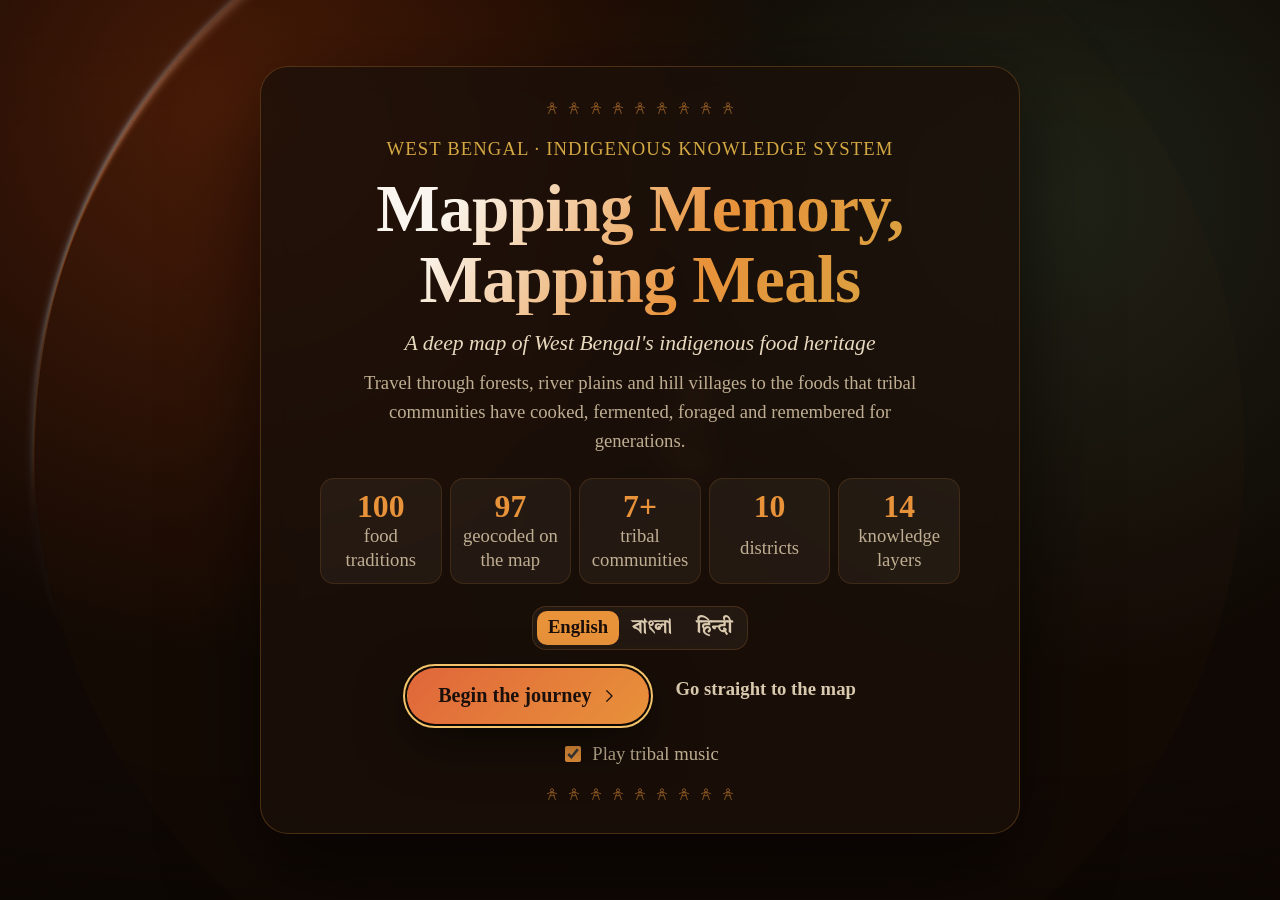
<file: map.html>
<!doctype html>
<html lang="en">
<head>
<meta charset="utf-8">
<meta name="viewport" content="width=device-width, initial-scale=1, viewport-fit=cover">
<title>Deep Map · Mapping Memory, Mapping Meals</title>
<meta name="description" content="An interactive 3D deep map of the food heritage of West Bengal's tribal and indigenous communities: 100 food traditions across 14 knowledge layers.">
<meta name="theme-color" content="#1a0f0a">
<link rel="icon" href="data:image/svg+xml,%3Csvg xmlns='http://www.w3.org/2000/svg' viewBox='0 0 24 24' fill='none' stroke='%23E8923A' stroke-width='2' stroke-linecap='round'%3E%3Cpath d='M12 12a2 2 0 104 0 4 4 0 10-8 0 6 6 0 1012 0 8 8 0 10-16 0'/%3E%3C/svg%3E">
<link rel="preconnect" href="https://fonts.googleapis.com">
<link rel="preconnect" href="https://fonts.gstatic.com" crossorigin>
<link href="https://fonts.googleapis.com/css2?family=Tiro+Bangla:ital@0;1&family=Tiro+Devanagari+Hindi:ital@0;1&display=swap" rel="stylesheet">
<link rel="stylesheet" href="map-maplibre-gl.css">
<link rel="stylesheet" href="map-app.css">
</head>
<body data-theme="dusk">
<a class="skip" href="#sheet">Skip to archive panel</a>

<div id="map" role="region" aria-label="3D map of West Bengal food heritage places"></div>
<div class="vignette" aria-hidden="true"></div>

<!-- Loading veil -->
<div id="loader" class="loader" role="status" aria-live="polite">
  <div class="loader-ring" aria-hidden="true"></div>
  <p data-l="loading">Preparing the deep map…</p>
</div>

<!-- Top bar -->
<header class="topbar notranslate" translate="no">
  <div class="tb-left">
    <button id="btnExplore" class="btn btn-chip" aria-controls="explore" aria-expanded="false" title="Explore (E)">
      <span data-ic="filter"></span><span class="btn-label" data-l="explore">Explore the archive</span>
      <span id="filterBadge" class="badge" hidden>0</span>
    </button>
    <a class="brand" id="brand" href="index.html" title="Back to the project website">
      <span class="brand-mark" data-ic="spiral" data-size="22"></span>
      <span class="brand-text">
        <span class="brand-title" data-l="title">Mapping Memory, Mapping Meals</span>
        <span class="brand-sub" data-l="brandSub">Deep Map · West Bengal</span>
      </span>
    </a>
  </div>

  <div class="tb-search" role="search">
    <label class="search">
      <span class="sr-only" data-l="searchPh">Search</span>
      <span data-ic="search"></span>
      <input id="search" type="search" autocomplete="off" spellcheck="false" placeholder="Search foods, communities, places…" aria-controls="searchResults" aria-autocomplete="list" aria-expanded="false" role="combobox">
      <kbd class="kbd">/</kbd>
    </label>
    <div id="searchResults" class="search-results" role="listbox" hidden></div>
  </div>

  <div class="tb-right">
    <div class="seg" id="langSeg" role="group" aria-label="Language"></div>
    <button id="btnSnapshot" class="btn btn-accent" title="Snapshot (S)"><span data-ic="camera"></span><span class="btn-label" data-l="snapshot">Snapshot</span></button>
    <button id="btnGuestbook" class="btn" title="Guestbook (G)"><span data-ic="book"></span><span class="btn-label" data-l="guestbook">Guestbook</span></button>
    <button id="btnIndex" class="iconbtn" title="Archive index (I)" aria-label="Archive index"><span data-ic="list"></span></button>
    <button id="btnGuide" class="iconbtn" title="Guide (?)" aria-label="Guide"><span data-ic="help"></span></button>
    <button id="btnAbout" class="iconbtn" title="About" aria-label="About"><span data-ic="info"></span></button>
    <button id="btnSettings" class="iconbtn" title="Settings" aria-label="Settings"><span data-ic="gear"></span></button>
    <a id="btnFull" class="btn btn-accent" href="map.html" target="_top" hidden><span data-ic="expand"></span><span class="btn-label" data-l="openFull">Open full screen</span></a>
  </div>
</header>

<!-- Trail banner -->
<div id="trailBanner" class="trail-banner" hidden></div>

<!-- Explore panel -->
<aside id="explore" class="panel explore" aria-label="Explore the archive" hidden>
  <div class="panel-head notranslate" translate="no">
    <div>
      <h2 class="panel-title" data-l="explore">Explore the archive</h2>
      <p class="count"><b id="countShown">100</b> <span data-l="of">of</span> <span id="countTotal">100</span> <span data-l="visible">traditions shown</span></p>
      <div class="meter"><span id="countMeter"></span></div>
    </div>
    <button class="iconbtn sm" data-close="explore" aria-label="Close"><span data-ic="x"></span></button>
  </div>
  <div id="activeFilters" class="active-filters notranslate" translate="no"></div>
  <div class="panel-body" id="exploreBody"></div>
</aside>

<!-- Right sheet: place list, entry record, archive index -->
<aside id="sheet" class="panel sheet" aria-label="Archive record" hidden></aside>

<!-- Map controls -->
<div class="mapctl notranslate" translate="no" role="toolbar" aria-label="Map controls">
  <button class="iconbtn" id="ctlIn" aria-label="Zoom in"><span data-ic="plus"></span></button>
  <button class="iconbtn" id="ctlOut" aria-label="Zoom out"><span data-ic="minus"></span></button>
  <button class="iconbtn" id="ctlNorth" aria-label="Reset north"><span id="compass" data-ic="compass"></span></button>
  <span class="ctl-sep"></span>
  <button class="iconbtn" id="ctl3d" aria-pressed="true" aria-label="3D terrain"><span data-ic="mountain"></span></button>
  <button class="iconbtn" id="ctlLayers" aria-haspopup="true" aria-expanded="false" aria-label="Basemap"><span data-ic="layers"></span></button>
  <button class="iconbtn" id="ctlHome" aria-label="West Bengal view"><span data-ic="home"></span></button>
  <div id="layerPop" class="popover" hidden></div>
</div>

<!-- Music -->
<div id="music" class="music notranslate" translate="no">
  <audio id="audio" preload="none"></audio>
  <div class="eq" aria-hidden="true"><i></i><i></i><i></i><i></i></div>
  <button class="iconbtn sm ghost" id="mPrev" aria-label="Previous track"><span data-ic="prev" data-size="14"></span></button>
  <button class="playbtn" id="mPlay" aria-label="Play tribal music"><span data-ic="play" data-size="16"></span></button>
  <button class="iconbtn sm ghost" id="mNext" aria-label="Next track"><span data-ic="next" data-size="14"></span></button>
  <div class="music-meta">
    <span class="music-eyebrow"><span data-l="music">Tribal music</span> · <span id="mIdx">1/10</span></span>
    <span class="music-title" id="mTitle">Sohrai</span>
  </div>
  <input id="mVol" class="vol" type="range" min="0" max="100" value="35" aria-label="Music volume">
</div>

<!-- Talking tour -->
<section id="tour" class="tour" aria-label="Talking tour" hidden>
  <div class="tour-card">
    <div class="tour-head">
      <span id="tourMedal" class="medal"></span>
      <div class="tour-titles">
        <p class="eyebrow notranslate" translate="no" data-l="tourEyebrow">Talking Tour</p>
        <h2 id="tourTitle"></h2>
        <p id="tourSub" class="muted"></p>
      </div>
      <button class="iconbtn" id="tourClose" aria-label="Close tour"><span data-ic="x"></span></button>
    </div>
    <div id="tourText" class="tour-text" tabindex="0"></div>
    <div class="tour-progress"><span id="tourBar"></span></div>
    <div class="tour-controls notranslate" translate="no">
      <button class="btn btn-accent lg" id="tourPlay"><span data-ic="play"></span><span data-l="listen">Listen</span></button>
      <button class="iconbtn" id="tourReplay" title="Start over" aria-label="Start over"><span data-ic="replay"></span></button>
      <button class="iconbtn" id="tourPrev" aria-label="Previous passage"><span data-ic="chev-l"></span></button>
      <button class="iconbtn" id="tourNext" aria-label="Next passage"><span data-ic="chev-r"></span></button>
      <span id="tourCount" class="mono muted"></span>
      <span class="grow"></span>
      <label class="mini-select"><span data-l="speed">Pace</span>
        <select id="tourRate"><option value="0.85">0.85×</option><option value="0.95" selected>1×</option><option value="1.1">1.15×</option><option value="1.25">1.3×</option></select>
      </label>
      <label class="mini-select" id="voiceWrap"><span data-l="voice">Voice</span><select id="tourVoice"></select></label>
    </div>
    <p id="tourWarn" class="warn notranslate" translate="no" hidden></p>
    <p class="fineprint notranslate" translate="no" data-l="tourNote"></p>
  </div>
</section>

<!-- Intro -->
<section id="intro" class="intro" aria-labelledby="introTitle" hidden>
  <div class="intro-card notranslate" translate="no">
    <div class="intro-warli" data-warli="9"></div>
    <p class="eyebrow" data-l="introEyebrow">West Bengal · Indigenous Knowledge System</p>
    <h1 id="introTitle" data-l="title">Mapping Memory, Mapping Meals</h1>
    <p class="intro-sub" data-l="subtitle"></p>
    <p class="intro-lead" data-l="introLead"></p>
    <div class="stats">
      <div><b>100</b><span data-l="statEntries"></span></div>
      <div><b>97</b><span data-l="statGeo"></span></div>
      <div><b>7+</b><span data-l="statCommunities"></span></div>
      <div><b>10</b><span data-l="statDistricts"></span></div>
      <div><b>14</b><span data-l="statLayers"></span></div>
    </div>
    <div class="seg intro-lang" id="introLang" role="group" aria-label="Language"></div>
    <div class="intro-actions">
      <button class="btn btn-accent xl pulse" id="introBegin"><span data-l="begin">Begin the journey</span><span data-ic="chev-r"></span></button>
      <button class="btn btn-ghost" id="introSkip" data-l="skip">Go straight to the map</button>
    </div>
    <label class="check"><input type="checkbox" id="introSound" checked> <span data-l="soundOn">Play tribal music</span></label>
    <div class="intro-warli" data-warli="9"></div>
  </div>
</section>

<!-- Dialogs -->
<dialog id="dlgSnapshot" class="dialog wide" aria-labelledby="snapTitle"></dialog>
<dialog id="dlgGuide" class="dialog" aria-labelledby="guideTitle"></dialog>
<dialog id="dlgAbout" class="dialog wide" aria-labelledby="aboutTitle"></dialog>
<dialog id="dlgSettings" class="dialog narrow" aria-labelledby="setTitle"></dialog>
<dialog id="dlgGuestbook" class="dialog xwide" aria-labelledby="dlgGuestbookT"></dialog>

<div id="toast" class="toast notranslate" translate="no" role="status" aria-live="polite" hidden></div>
<div id="google_translate_element" class="gt-host" aria-hidden="true"></div>

<script src="map-maplibre-gl.js"></script>
<script type="module" src="map-app.js"></script>
</body>
</html>
</file>
<file: map-maplibre-gl.css>
.maplibregl-map{font:12px/20px Helvetica Neue,Arial,Helvetica,sans-serif;overflow:hidden;position:relative;-webkit-tap-highlight-color:rgb(0 0 0/0)}.maplibregl-canvas{left:0;position:absolute;top:0}.maplibregl-map:fullscreen{height:100%;width:100%}.maplibregl-ctrl-group button.maplibregl-ctrl-compass{touch-action:none}.maplibregl-canvas-container.maplibregl-interactive,.maplibregl-ctrl-group button.maplibregl-ctrl-compass{cursor:grab;-webkit-user-select:none;-moz-user-select:none;user-select:none}.maplibregl-canvas-container.maplibregl-interactive.maplibregl-track-pointer{cursor:pointer}.maplibregl-canvas-container.maplibregl-interactive:active,.maplibregl-ctrl-group button.maplibregl-ctrl-compass:active{cursor:grabbing}.maplibregl-canvas-container.maplibregl-touch-zoom-rotate,.maplibregl-canvas-container.maplibregl-touch-zoom-rotate .maplibregl-canvas{touch-action:pan-x pan-y}.maplibregl-canvas-container.maplibregl-touch-drag-pan,.maplibregl-canvas-container.maplibregl-touch-drag-pan .maplibregl-canvas{touch-action:pinch-zoom}.maplibregl-canvas-container.maplibregl-touch-zoom-rotate.maplibregl-touch-drag-pan,.maplibregl-canvas-container.maplibregl-touch-zoom-rotate.maplibregl-touch-drag-pan .maplibregl-canvas{touch-action:none}.maplibregl-canvas-container.maplibregl-touch-drag-pan.maplibregl-cooperative-gestures,.maplibregl-canvas-container.maplibregl-touch-drag-pan.maplibregl-cooperative-gestures .maplibregl-canvas{touch-action:pan-x pan-y}.maplibregl-ctrl-bottom-left,.maplibregl-ctrl-bottom-right,.maplibregl-ctrl-top-left,.maplibregl-ctrl-top-right{pointer-events:none;position:absolute;z-index:2}.maplibregl-ctrl-top-left{left:0;top:0}.maplibregl-ctrl-top-right{right:0;top:0}.maplibregl-ctrl-bottom-left{bottom:0;left:0}.maplibregl-ctrl-bottom-right{bottom:0;right:0}.maplibregl-ctrl{clear:both;pointer-events:auto;transform:translate(0)}.maplibregl-ctrl-top-left .maplibregl-ctrl{float:left;margin:10px 0 0 10px}.maplibregl-ctrl-top-right .maplibregl-ctrl{float:right;margin:10px 10px 0 0}.maplibregl-ctrl-bottom-left .maplibregl-ctrl{float:left;margin:0 0 10px 10px}.maplibregl-ctrl-bottom-right .maplibregl-ctrl{float:right;margin:0 10px 10px 0}.maplibregl-ctrl-group{background:#fff;border-radius:4px}.maplibregl-ctrl-group:not(:empty){box-shadow:0 0 0 2px rgba(0,0,0,.1)}@media (forced-colors:active){.maplibregl-ctrl-group:not(:empty){box-shadow:0 0 0 2px ButtonText}}.maplibregl-ctrl-group button{background-color:transparent;border:0;box-sizing:border-box;cursor:pointer;display:block;height:29px;outline:none;padding:0;width:29px}.maplibregl-ctrl-group button+button{border-top:1px solid #ddd}.maplibregl-ctrl button .maplibregl-ctrl-icon{background-position:50%;background-repeat:no-repeat;display:block;height:100%;width:100%}@media (forced-colors:active){.maplibregl-ctrl-icon{background-color:transparent}.maplibregl-ctrl-group button+button{border-top:1px solid ButtonText}}.maplibregl-ctrl button::-moz-focus-inner{border:0;padding:0}.maplibregl-ctrl-attrib-button:focus,.maplibregl-ctrl-group button:focus{box-shadow:0 0 2px 2px #0096ff}.maplibregl-ctrl button:disabled{cursor:not-allowed}.maplibregl-ctrl button:disabled .maplibregl-ctrl-icon{opacity:.25}@media (hover:hover){.maplibregl-ctrl button:not(:disabled):hover{background-color:rgba(0,0,0,.05)}}.maplibregl-ctrl button:not(:disabled):active{background-color:rgba(0,0,0,.05)}.maplibregl-ctrl-group button:focus:focus-visible{box-shadow:0 0 2px 2px #0096ff}.maplibregl-ctrl-group button:focus:not(:focus-visible){box-shadow:none}.maplibregl-ctrl-group button:focus:first-child{border-radius:4px 4px 0 0}.maplibregl-ctrl-group button:focus:last-child{border-radius:0 0 4px 4px}.maplibregl-ctrl-group button:focus:only-child{border-radius:inherit}.maplibregl-ctrl button.maplibregl-ctrl-zoom-out .maplibregl-ctrl-icon{background-image:url("data:image/svg+xml;charset=utf-8,%3Csvg xmlns='http://www.w3.org/2000/svg' width='29' height='29' fill='%23333' viewBox='0 0 29 29'%3E%3Cpath d='M10 13c-.75 0-1.5.75-1.5 1.5S9.25 16 10 16h9c.75 0 1.5-.75 1.5-1.5S19.75 13 19 13z'/%3E%3C/svg%3E")}.maplibregl-ctrl button.maplibregl-ctrl-zoom-in .maplibregl-ctrl-icon{background-image:url("data:image/svg+xml;charset=utf-8,%3Csvg xmlns='http://www.w3.org/2000/svg' width='29' height='29' fill='%23333' viewBox='0 0 29 29'%3E%3Cpath d='M14.5 8.5c-.75 0-1.5.75-1.5 1.5v3h-3c-.75 0-1.5.75-1.5 1.5S9.25 16 10 16h3v3c0 .75.75 1.5 1.5 1.5S16 19.75 16 19v-3h3c.75 0 1.5-.75 1.5-1.5S19.75 13 19 13h-3v-3c0-.75-.75-1.5-1.5-1.5'/%3E%3C/svg%3E")}@media (forced-colors:active){.maplibregl-ctrl button.maplibregl-ctrl-zoom-out .maplibregl-ctrl-icon{background-image:url("data:image/svg+xml;charset=utf-8,%3Csvg xmlns='http://www.w3.org/2000/svg' width='29' height='29' fill='%23fff' viewBox='0 0 29 29'%3E%3Cpath d='M10 13c-.75 0-1.5.75-1.5 1.5S9.25 16 10 16h9c.75 0 1.5-.75 1.5-1.5S19.75 13 19 13z'/%3E%3C/svg%3E")}.maplibregl-ctrl button.maplibregl-ctrl-zoom-in .maplibregl-ctrl-icon{background-image:url("data:image/svg+xml;charset=utf-8,%3Csvg xmlns='http://www.w3.org/2000/svg' width='29' height='29' fill='%23fff' viewBox='0 0 29 29'%3E%3Cpath d='M14.5 8.5c-.75 0-1.5.75-1.5 1.5v3h-3c-.75 0-1.5.75-1.5 1.5S9.25 16 10 16h3v3c0 .75.75 1.5 1.5 1.5S16 19.75 16 19v-3h3c.75 0 1.5-.75 1.5-1.5S19.75 13 19 13h-3v-3c0-.75-.75-1.5-1.5-1.5'/%3E%3C/svg%3E")}}@media (forced-colors:active) and (prefers-color-scheme:light){.maplibregl-ctrl button.maplibregl-ctrl-zoom-out .maplibregl-ctrl-icon{background-image:url("data:image/svg+xml;charset=utf-8,%3Csvg xmlns='http://www.w3.org/2000/svg' width='29' height='29' viewBox='0 0 29 29'%3E%3Cpath d='M10 13c-.75 0-1.5.75-1.5 1.5S9.25 16 10 16h9c.75 0 1.5-.75 1.5-1.5S19.75 13 19 13z'/%3E%3C/svg%3E")}.maplibregl-ctrl button.maplibregl-ctrl-zoom-in .maplibregl-ctrl-icon{background-image:url("data:image/svg+xml;charset=utf-8,%3Csvg xmlns='http://www.w3.org/2000/svg' width='29' height='29' viewBox='0 0 29 29'%3E%3Cpath d='M14.5 8.5c-.75 0-1.5.75-1.5 1.5v3h-3c-.75 0-1.5.75-1.5 1.5S9.25 16 10 16h3v3c0 .75.75 1.5 1.5 1.5S16 19.75 16 19v-3h3c.75 0 1.5-.75 1.5-1.5S19.75 13 19 13h-3v-3c0-.75-.75-1.5-1.5-1.5'/%3E%3C/svg%3E")}}.maplibregl-ctrl button.maplibregl-ctrl-fullscreen .maplibregl-ctrl-icon{background-image:url("data:image/svg+xml;charset=utf-8,%3Csvg xmlns='http://www.w3.org/2000/svg' width='29' height='29' fill='%23333' viewBox='0 0 29 29'%3E%3Cpath d='M24 16v5.5c0 1.75-.75 2.5-2.5 2.5H16v-1l3-1.5-4-5.5 1-1 5.5 4 1.5-3zM6 16l1.5 3 5.5-4 1 1-4 5.5 3 1.5v1H7.5C5.75 24 5 23.25 5 21.5V16zm7-11v1l-3 1.5 4 5.5-1 1-5.5-4L6 13H5V7.5C5 5.75 5.75 5 7.5 5zm11 2.5c0-1.75-.75-2.5-2.5-2.5H16v1l3 1.5-4 5.5 1 1 5.5-4 1.5 3h1z'/%3E%3C/svg%3E")}.maplibregl-ctrl button.maplibregl-ctrl-shrink .maplibregl-ctrl-icon{background-image:url("data:image/svg+xml;charset=utf-8,%3Csvg xmlns='http://www.w3.org/2000/svg' width='29' height='29' viewBox='0 0 29 29'%3E%3Cpath d='M18.5 16c-1.75 0-2.5.75-2.5 2.5V24h1l1.5-3 5.5 4 1-1-4-5.5 3-1.5v-1zM13 18.5c0-1.75-.75-2.5-2.5-2.5H5v1l3 1.5L4 24l1 1 5.5-4 1.5 3h1zm3-8c0 1.75.75 2.5 2.5 2.5H24v-1l-3-1.5L25 5l-1-1-5.5 4L17 5h-1zM10.5 13c1.75 0 2.5-.75 2.5-2.5V5h-1l-1.5 3L5 4 4 5l4 5.5L5 12v1z'/%3E%3C/svg%3E")}@media (forced-colors:active){.maplibregl-ctrl button.maplibregl-ctrl-fullscreen .maplibregl-ctrl-icon{background-image:url("data:image/svg+xml;charset=utf-8,%3Csvg xmlns='http://www.w3.org/2000/svg' width='29' height='29' fill='%23fff' viewBox='0 0 29 29'%3E%3Cpath d='M24 16v5.5c0 1.75-.75 2.5-2.5 2.5H16v-1l3-1.5-4-5.5 1-1 5.5 4 1.5-3zM6 16l1.5 3 5.5-4 1 1-4 5.5 3 1.5v1H7.5C5.75 24 5 23.25 5 21.5V16zm7-11v1l-3 1.5 4 5.5-1 1-5.5-4L6 13H5V7.5C5 5.75 5.75 5 7.5 5zm11 2.5c0-1.75-.75-2.5-2.5-2.5H16v1l3 1.5-4 5.5 1 1 5.5-4 1.5 3h1z'/%3E%3C/svg%3E")}.maplibregl-ctrl button.maplibregl-ctrl-shrink .maplibregl-ctrl-icon{background-image:url("data:image/svg+xml;charset=utf-8,%3Csvg xmlns='http://www.w3.org/2000/svg' width='29' height='29' fill='%23fff' viewBox='0 0 29 29'%3E%3Cpath d='M18.5 16c-1.75 0-2.5.75-2.5 2.5V24h1l1.5-3 5.5 4 1-1-4-5.5 3-1.5v-1zM13 18.5c0-1.75-.75-2.5-2.5-2.5H5v1l3 1.5L4 24l1 1 5.5-4 1.5 3h1zm3-8c0 1.75.75 2.5 2.5 2.5H24v-1l-3-1.5L25 5l-1-1-5.5 4L17 5h-1zM10.5 13c1.75 0 2.5-.75 2.5-2.5V5h-1l-1.5 3L5 4 4 5l4 5.5L5 12v1z'/%3E%3C/svg%3E")}}@media (forced-colors:active) and (prefers-color-scheme:light){.maplibregl-ctrl button.maplibregl-ctrl-fullscreen .maplibregl-ctrl-icon{background-image:url("data:image/svg+xml;charset=utf-8,%3Csvg xmlns='http://www.w3.org/2000/svg' width='29' height='29' viewBox='0 0 29 29'%3E%3Cpath d='M24 16v5.5c0 1.75-.75 2.5-2.5 2.5H16v-1l3-1.5-4-5.5 1-1 5.5 4 1.5-3zM6 16l1.5 3 5.5-4 1 1-4 5.5 3 1.5v1H7.5C5.75 24 5 23.25 5 21.5V16zm7-11v1l-3 1.5 4 5.5-1 1-5.5-4L6 13H5V7.5C5 5.75 5.75 5 7.5 5zm11 2.5c0-1.75-.75-2.5-2.5-2.5H16v1l3 1.5-4 5.5 1 1 5.5-4 1.5 3h1z'/%3E%3C/svg%3E")}.maplibregl-ctrl button.maplibregl-ctrl-shrink .maplibregl-ctrl-icon{background-image:url("data:image/svg+xml;charset=utf-8,%3Csvg xmlns='http://www.w3.org/2000/svg' width='29' height='29' viewBox='0 0 29 29'%3E%3Cpath d='M18.5 16c-1.75 0-2.5.75-2.5 2.5V24h1l1.5-3 5.5 4 1-1-4-5.5 3-1.5v-1zM13 18.5c0-1.75-.75-2.5-2.5-2.5H5v1l3 1.5L4 24l1 1 5.5-4 1.5 3h1zm3-8c0 1.75.75 2.5 2.5 2.5H24v-1l-3-1.5L25 5l-1-1-5.5 4L17 5h-1zM10.5 13c1.75 0 2.5-.75 2.5-2.5V5h-1l-1.5 3L5 4 4 5l4 5.5L5 12v1z'/%3E%3C/svg%3E")}}.maplibregl-ctrl button.maplibregl-ctrl-compass .maplibregl-ctrl-icon{background-image:url("data:image/svg+xml;charset=utf-8,%3Csvg xmlns='http://www.w3.org/2000/svg' width='29' height='29' fill='%23333' viewBox='0 0 29 29'%3E%3Cpath d='m10.5 14 4-8 4 8z'/%3E%3Cpath fill='%23ccc' d='m10.5 16 4 8 4-8z'/%3E%3C/svg%3E")}@media (forced-colors:active){.maplibregl-ctrl button.maplibregl-ctrl-compass .maplibregl-ctrl-icon{background-image:url("data:image/svg+xml;charset=utf-8,%3Csvg xmlns='http://www.w3.org/2000/svg' width='29' height='29' fill='%23fff' viewBox='0 0 29 29'%3E%3Cpath d='m10.5 14 4-8 4 8z'/%3E%3Cpath fill='%23ccc' d='m10.5 16 4 8 4-8z'/%3E%3C/svg%3E")}}@media (forced-colors:active) and (prefers-color-scheme:light){.maplibregl-ctrl button.maplibregl-ctrl-compass .maplibregl-ctrl-icon{background-image:url("data:image/svg+xml;charset=utf-8,%3Csvg xmlns='http://www.w3.org/2000/svg' width='29' height='29' viewBox='0 0 29 29'%3E%3Cpath d='m10.5 14 4-8 4 8z'/%3E%3Cpath fill='%23ccc' d='m10.5 16 4 8 4-8z'/%3E%3C/svg%3E")}}.maplibregl-ctrl button.maplibregl-ctrl-globe .maplibregl-ctrl-icon{background-image:url("data:image/svg+xml;charset=utf-8,%3Csvg xmlns='http://www.w3.org/2000/svg' width='22' height='22' fill='none' stroke='%23333' viewBox='0 0 22 22'%3E%3Ccircle cx='11' cy='11' r='8.5'/%3E%3Cpath d='M17.5 11c0 4.819-3.02 8.5-6.5 8.5S4.5 15.819 4.5 11 7.52 2.5 11 2.5s6.5 3.681 6.5 8.5Z'/%3E%3Cpath d='M13.5 11c0 2.447-.331 4.64-.853 6.206-.262.785-.562 1.384-.872 1.777-.314.399-.58.517-.775.517s-.461-.118-.775-.517c-.31-.393-.61-.992-.872-1.777C8.831 15.64 8.5 13.446 8.5 11s.331-4.64.853-6.206c.262-.785.562-1.384.872-1.777.314-.399.58-.517.775-.517s.461.118.775.517c.31.393.61.992.872 1.777.522 1.565.853 3.76.853 6.206Z'/%3E%3Cpath d='M11 7.5c-1.909 0-3.622-.166-4.845-.428-.616-.132-1.08-.283-1.379-.434a1.3 1.3 0 0 1-.224-.138q.07-.058.224-.138c.299-.151.763-.302 1.379-.434C7.378 5.666 9.091 5.5 11 5.5s3.622.166 4.845.428c.616.132 1.08.283 1.379.434.105.053.177.1.224.138q-.07.058-.224.138c-.299.151-.763.302-1.379.434-1.223.262-2.936.428-4.845.428ZM4.486 6.436ZM11 16.5c-1.909 0-3.622-.166-4.845-.428-.616-.132-1.08-.283-1.379-.434a1.3 1.3 0 0 1-.224-.138 1.3 1.3 0 0 1 .224-.138c.299-.151.763-.302 1.379-.434C7.378 14.666 9.091 14.5 11 14.5s3.622.166 4.845.428c.616.132 1.08.283 1.379.434.105.053.177.1.224.138a1.3 1.3 0 0 1-.224.138c-.299.151-.763.302-1.379.434-1.223.262-2.936.428-4.845.428Zm-6.514-1.064ZM11 12.5c-2.46 0-4.672-.222-6.255-.574-.796-.177-1.406-.38-1.805-.59a1.5 1.5 0 0 1-.39-.272.3.3 0 0 1-.047-.064.3.3 0 0 1 .048-.064c.066-.073.189-.167.389-.272.399-.21 1.009-.413 1.805-.59C6.328 9.722 8.54 9.5 11 9.5s4.672.222 6.256.574c.795.177 1.405.38 1.804.59.2.105.323.2.39.272a.3.3 0 0 1 .047.064.3.3 0 0 1-.048.064 1.4 1.4 0 0 1-.389.272c-.399.21-1.009.413-1.804.59-1.584.352-3.796.574-6.256.574Zm-8.501-1.51v.002zm0 .018v.002zm17.002.002v-.002zm0-.018v-.002z'/%3E%3C/svg%3E")}.maplibregl-ctrl button.maplibregl-ctrl-globe-enabled .maplibregl-ctrl-icon{background-image:url("data:image/svg+xml;charset=utf-8,%3Csvg xmlns='http://www.w3.org/2000/svg' width='22' height='22' fill='none' stroke='%2333b5e5' viewBox='0 0 22 22'%3E%3Ccircle cx='11' cy='11' r='8.5'/%3E%3Cpath d='M17.5 11c0 4.819-3.02 8.5-6.5 8.5S4.5 15.819 4.5 11 7.52 2.5 11 2.5s6.5 3.681 6.5 8.5Z'/%3E%3Cpath d='M13.5 11c0 2.447-.331 4.64-.853 6.206-.262.785-.562 1.384-.872 1.777-.314.399-.58.517-.775.517s-.461-.118-.775-.517c-.31-.393-.61-.992-.872-1.777C8.831 15.64 8.5 13.446 8.5 11s.331-4.64.853-6.206c.262-.785.562-1.384.872-1.777.314-.399.58-.517.775-.517s.461.118.775.517c.31.393.61.992.872 1.777.522 1.565.853 3.76.853 6.206Z'/%3E%3Cpath d='M11 7.5c-1.909 0-3.622-.166-4.845-.428-.616-.132-1.08-.283-1.379-.434a1.3 1.3 0 0 1-.224-.138q.07-.058.224-.138c.299-.151.763-.302 1.379-.434C7.378 5.666 9.091 5.5 11 5.5s3.622.166 4.845.428c.616.132 1.08.283 1.379.434.105.053.177.1.224.138q-.07.058-.224.138c-.299.151-.763.302-1.379.434-1.223.262-2.936.428-4.845.428ZM4.486 6.436ZM11 16.5c-1.909 0-3.622-.166-4.845-.428-.616-.132-1.08-.283-1.379-.434a1.3 1.3 0 0 1-.224-.138 1.3 1.3 0 0 1 .224-.138c.299-.151.763-.302 1.379-.434C7.378 14.666 9.091 14.5 11 14.5s3.622.166 4.845.428c.616.132 1.08.283 1.379.434.105.053.177.1.224.138a1.3 1.3 0 0 1-.224.138c-.299.151-.763.302-1.379.434-1.223.262-2.936.428-4.845.428Zm-6.514-1.064ZM11 12.5c-2.46 0-4.672-.222-6.255-.574-.796-.177-1.406-.38-1.805-.59a1.5 1.5 0 0 1-.39-.272.3.3 0 0 1-.047-.064.3.3 0 0 1 .048-.064c.066-.073.189-.167.389-.272.399-.21 1.009-.413 1.805-.59C6.328 9.722 8.54 9.5 11 9.5s4.672.222 6.256.574c.795.177 1.405.38 1.804.59.2.105.323.2.39.272a.3.3 0 0 1 .047.064.3.3 0 0 1-.048.064 1.4 1.4 0 0 1-.389.272c-.399.21-1.009.413-1.804.59-1.584.352-3.796.574-6.256.574Zm-8.501-1.51v.002zm0 .018v.002zm17.002.002v-.002zm0-.018v-.002z'/%3E%3C/svg%3E")}.maplibregl-ctrl button.maplibregl-ctrl-terrain .maplibregl-ctrl-icon{background-image:url("data:image/svg+xml;charset=utf-8,%3Csvg xmlns='http://www.w3.org/2000/svg' width='22' height='22' fill='%23333' viewBox='0 0 22 22'%3E%3Cpath d='m1.754 13.406 4.453-4.851 3.09 3.09 3.281 3.277.969-.969-3.309-3.312 3.844-4.121 6.148 6.886h1.082v-.855l-7.207-8.07-4.84 5.187L6.169 6.57l-5.48 5.965v.871ZM.688 16.844h20.625v1.375H.688Zm0 0'/%3E%3C/svg%3E")}.maplibregl-ctrl button.maplibregl-ctrl-terrain-enabled .maplibregl-ctrl-icon{background-image:url("data:image/svg+xml;charset=utf-8,%3Csvg xmlns='http://www.w3.org/2000/svg' width='22' height='22' fill='%2333b5e5' viewBox='0 0 22 22'%3E%3Cpath d='m1.754 13.406 4.453-4.851 3.09 3.09 3.281 3.277.969-.969-3.309-3.312 3.844-4.121 6.148 6.886h1.082v-.855l-7.207-8.07-4.84 5.187L6.169 6.57l-5.48 5.965v.871ZM.688 16.844h20.625v1.375H.688Zm0 0'/%3E%3C/svg%3E")}.maplibregl-ctrl button.maplibregl-ctrl-geolocate .maplibregl-ctrl-icon{background-image:url("data:image/svg+xml;charset=utf-8,%3Csvg xmlns='http://www.w3.org/2000/svg' width='29' height='29' fill='%23333' viewBox='0 0 20 20'%3E%3Cpath d='M10 4C9 4 9 5 9 5v.1A5 5 0 0 0 5.1 9H5s-1 0-1 1 1 1 1 1h.1A5 5 0 0 0 9 14.9v.1s0 1 1 1 1-1 1-1v-.1a5 5 0 0 0 3.9-3.9h.1s1 0 1-1-1-1-1-1h-.1A5 5 0 0 0 11 5.1V5s0-1-1-1m0 2.5a3.5 3.5 0 1 1 0 7 3.5 3.5 0 1 1 0-7'/%3E%3Ccircle cx='10' cy='10' r='2'/%3E%3C/svg%3E")}.maplibregl-ctrl button.maplibregl-ctrl-geolocate:disabled .maplibregl-ctrl-icon{background-image:url("data:image/svg+xml;charset=utf-8,%3Csvg xmlns='http://www.w3.org/2000/svg' width='29' height='29' fill='%23aaa' viewBox='0 0 20 20'%3E%3Cpath d='M10 4C9 4 9 5 9 5v.1A5 5 0 0 0 5.1 9H5s-1 0-1 1 1 1 1 1h.1A5 5 0 0 0 9 14.9v.1s0 1 1 1 1-1 1-1v-.1a5 5 0 0 0 3.9-3.9h.1s1 0 1-1-1-1-1-1h-.1A5 5 0 0 0 11 5.1V5s0-1-1-1m0 2.5a3.5 3.5 0 1 1 0 7 3.5 3.5 0 1 1 0-7'/%3E%3Ccircle cx='10' cy='10' r='2'/%3E%3Cpath fill='red' d='m14 5 1 1-9 9-1-1z'/%3E%3C/svg%3E")}.maplibregl-ctrl button.maplibregl-ctrl-geolocate.maplibregl-ctrl-geolocate-active .maplibregl-ctrl-icon{background-image:url("data:image/svg+xml;charset=utf-8,%3Csvg xmlns='http://www.w3.org/2000/svg' width='29' height='29' fill='%2333b5e5' viewBox='0 0 20 20'%3E%3Cpath d='M10 4C9 4 9 5 9 5v.1A5 5 0 0 0 5.1 9H5s-1 0-1 1 1 1 1 1h.1A5 5 0 0 0 9 14.9v.1s0 1 1 1 1-1 1-1v-.1a5 5 0 0 0 3.9-3.9h.1s1 0 1-1-1-1-1-1h-.1A5 5 0 0 0 11 5.1V5s0-1-1-1m0 2.5a3.5 3.5 0 1 1 0 7 3.5 3.5 0 1 1 0-7'/%3E%3Ccircle cx='10' cy='10' r='2'/%3E%3C/svg%3E")}.maplibregl-ctrl button.maplibregl-ctrl-geolocate.maplibregl-ctrl-geolocate-active-error .maplibregl-ctrl-icon{background-image:url("data:image/svg+xml;charset=utf-8,%3Csvg xmlns='http://www.w3.org/2000/svg' width='29' height='29' fill='%23e58978' viewBox='0 0 20 20'%3E%3Cpath d='M10 4C9 4 9 5 9 5v.1A5 5 0 0 0 5.1 9H5s-1 0-1 1 1 1 1 1h.1A5 5 0 0 0 9 14.9v.1s0 1 1 1 1-1 1-1v-.1a5 5 0 0 0 3.9-3.9h.1s1 0 1-1-1-1-1-1h-.1A5 5 0 0 0 11 5.1V5s0-1-1-1m0 2.5a3.5 3.5 0 1 1 0 7 3.5 3.5 0 1 1 0-7'/%3E%3Ccircle cx='10' cy='10' r='2'/%3E%3C/svg%3E")}.maplibregl-ctrl button.maplibregl-ctrl-geolocate.maplibregl-ctrl-geolocate-background .maplibregl-ctrl-icon{background-image:url("data:image/svg+xml;charset=utf-8,%3Csvg xmlns='http://www.w3.org/2000/svg' width='29' height='29' fill='%2333b5e5' viewBox='0 0 20 20'%3E%3Cpath d='M10 4C9 4 9 5 9 5v.1A5 5 0 0 0 5.1 9H5s-1 0-1 1 1 1 1 1h.1A5 5 0 0 0 9 14.9v.1s0 1 1 1 1-1 1-1v-.1a5 5 0 0 0 3.9-3.9h.1s1 0 1-1-1-1-1-1h-.1A5 5 0 0 0 11 5.1V5s0-1-1-1m0 2.5a3.5 3.5 0 1 1 0 7 3.5 3.5 0 1 1 0-7'/%3E%3C/svg%3E")}.maplibregl-ctrl button.maplibregl-ctrl-geolocate.maplibregl-ctrl-geolocate-background-error .maplibregl-ctrl-icon{background-image:url("data:image/svg+xml;charset=utf-8,%3Csvg xmlns='http://www.w3.org/2000/svg' width='29' height='29' fill='%23e54e33' viewBox='0 0 20 20'%3E%3Cpath d='M10 4C9 4 9 5 9 5v.1A5 5 0 0 0 5.1 9H5s-1 0-1 1 1 1 1 1h.1A5 5 0 0 0 9 14.9v.1s0 1 1 1 1-1 1-1v-.1a5 5 0 0 0 3.9-3.9h.1s1 0 1-1-1-1-1-1h-.1A5 5 0 0 0 11 5.1V5s0-1-1-1m0 2.5a3.5 3.5 0 1 1 0 7 3.5 3.5 0 1 1 0-7'/%3E%3C/svg%3E")}.maplibregl-ctrl button.maplibregl-ctrl-geolocate.maplibregl-ctrl-geolocate-waiting .maplibregl-ctrl-icon{animation:maplibregl-spin 2s linear infinite}@media (forced-colors:active){.maplibregl-ctrl button.maplibregl-ctrl-geolocate .maplibregl-ctrl-icon{background-image:url("data:image/svg+xml;charset=utf-8,%3Csvg xmlns='http://www.w3.org/2000/svg' width='29' height='29' fill='%23fff' viewBox='0 0 20 20'%3E%3Cpath d='M10 4C9 4 9 5 9 5v.1A5 5 0 0 0 5.1 9H5s-1 0-1 1 1 1 1 1h.1A5 5 0 0 0 9 14.9v.1s0 1 1 1 1-1 1-1v-.1a5 5 0 0 0 3.9-3.9h.1s1 0 1-1-1-1-1-1h-.1A5 5 0 0 0 11 5.1V5s0-1-1-1m0 2.5a3.5 3.5 0 1 1 0 7 3.5 3.5 0 1 1 0-7'/%3E%3Ccircle cx='10' cy='10' r='2'/%3E%3C/svg%3E")}.maplibregl-ctrl button.maplibregl-ctrl-geolocate:disabled .maplibregl-ctrl-icon{background-image:url("data:image/svg+xml;charset=utf-8,%3Csvg xmlns='http://www.w3.org/2000/svg' width='29' height='29' fill='%23999' viewBox='0 0 20 20'%3E%3Cpath d='M10 4C9 4 9 5 9 5v.1A5 5 0 0 0 5.1 9H5s-1 0-1 1 1 1 1 1h.1A5 5 0 0 0 9 14.9v.1s0 1 1 1 1-1 1-1v-.1a5 5 0 0 0 3.9-3.9h.1s1 0 1-1-1-1-1-1h-.1A5 5 0 0 0 11 5.1V5s0-1-1-1m0 2.5a3.5 3.5 0 1 1 0 7 3.5 3.5 0 1 1 0-7'/%3E%3Ccircle cx='10' cy='10' r='2'/%3E%3Cpath fill='red' d='m14 5 1 1-9 9-1-1z'/%3E%3C/svg%3E")}.maplibregl-ctrl button.maplibregl-ctrl-geolocate.maplibregl-ctrl-geolocate-active .maplibregl-ctrl-icon{background-image:url("data:image/svg+xml;charset=utf-8,%3Csvg xmlns='http://www.w3.org/2000/svg' width='29' height='29' fill='%2333b5e5' viewBox='0 0 20 20'%3E%3Cpath d='M10 4C9 4 9 5 9 5v.1A5 5 0 0 0 5.1 9H5s-1 0-1 1 1 1 1 1h.1A5 5 0 0 0 9 14.9v.1s0 1 1 1 1-1 1-1v-.1a5 5 0 0 0 3.9-3.9h.1s1 0 1-1-1-1-1-1h-.1A5 5 0 0 0 11 5.1V5s0-1-1-1m0 2.5a3.5 3.5 0 1 1 0 7 3.5 3.5 0 1 1 0-7'/%3E%3Ccircle cx='10' cy='10' r='2'/%3E%3C/svg%3E")}.maplibregl-ctrl button.maplibregl-ctrl-geolocate.maplibregl-ctrl-geolocate-active-error .maplibregl-ctrl-icon{background-image:url("data:image/svg+xml;charset=utf-8,%3Csvg xmlns='http://www.w3.org/2000/svg' width='29' height='29' fill='%23e58978' viewBox='0 0 20 20'%3E%3Cpath d='M10 4C9 4 9 5 9 5v.1A5 5 0 0 0 5.1 9H5s-1 0-1 1 1 1 1 1h.1A5 5 0 0 0 9 14.9v.1s0 1 1 1 1-1 1-1v-.1a5 5 0 0 0 3.9-3.9h.1s1 0 1-1-1-1-1-1h-.1A5 5 0 0 0 11 5.1V5s0-1-1-1m0 2.5a3.5 3.5 0 1 1 0 7 3.5 3.5 0 1 1 0-7'/%3E%3Ccircle cx='10' cy='10' r='2'/%3E%3C/svg%3E")}.maplibregl-ctrl button.maplibregl-ctrl-geolocate.maplibregl-ctrl-geolocate-background .maplibregl-ctrl-icon{background-image:url("data:image/svg+xml;charset=utf-8,%3Csvg xmlns='http://www.w3.org/2000/svg' width='29' height='29' fill='%2333b5e5' viewBox='0 0 20 20'%3E%3Cpath d='M10 4C9 4 9 5 9 5v.1A5 5 0 0 0 5.1 9H5s-1 0-1 1 1 1 1 1h.1A5 5 0 0 0 9 14.9v.1s0 1 1 1 1-1 1-1v-.1a5 5 0 0 0 3.9-3.9h.1s1 0 1-1-1-1-1-1h-.1A5 5 0 0 0 11 5.1V5s0-1-1-1m0 2.5a3.5 3.5 0 1 1 0 7 3.5 3.5 0 1 1 0-7'/%3E%3C/svg%3E")}.maplibregl-ctrl button.maplibregl-ctrl-geolocate.maplibregl-ctrl-geolocate-background-error .maplibregl-ctrl-icon{background-image:url("data:image/svg+xml;charset=utf-8,%3Csvg xmlns='http://www.w3.org/2000/svg' width='29' height='29' fill='%23e54e33' viewBox='0 0 20 20'%3E%3Cpath d='M10 4C9 4 9 5 9 5v.1A5 5 0 0 0 5.1 9H5s-1 0-1 1 1 1 1 1h.1A5 5 0 0 0 9 14.9v.1s0 1 1 1 1-1 1-1v-.1a5 5 0 0 0 3.9-3.9h.1s1 0 1-1-1-1-1-1h-.1A5 5 0 0 0 11 5.1V5s0-1-1-1m0 2.5a3.5 3.5 0 1 1 0 7 3.5 3.5 0 1 1 0-7'/%3E%3C/svg%3E")}}@media (forced-colors:active) and (prefers-color-scheme:light){.maplibregl-ctrl button.maplibregl-ctrl-geolocate .maplibregl-ctrl-icon{background-image:url("data:image/svg+xml;charset=utf-8,%3Csvg xmlns='http://www.w3.org/2000/svg' width='29' height='29' viewBox='0 0 20 20'%3E%3Cpath d='M10 4C9 4 9 5 9 5v.1A5 5 0 0 0 5.1 9H5s-1 0-1 1 1 1 1 1h.1A5 5 0 0 0 9 14.9v.1s0 1 1 1 1-1 1-1v-.1a5 5 0 0 0 3.9-3.9h.1s1 0 1-1-1-1-1-1h-.1A5 5 0 0 0 11 5.1V5s0-1-1-1m0 2.5a3.5 3.5 0 1 1 0 7 3.5 3.5 0 1 1 0-7'/%3E%3Ccircle cx='10' cy='10' r='2'/%3E%3C/svg%3E")}.maplibregl-ctrl button.maplibregl-ctrl-geolocate:disabled .maplibregl-ctrl-icon{background-image:url("data:image/svg+xml;charset=utf-8,%3Csvg xmlns='http://www.w3.org/2000/svg' width='29' height='29' fill='%23666' viewBox='0 0 20 20'%3E%3Cpath d='M10 4C9 4 9 5 9 5v.1A5 5 0 0 0 5.1 9H5s-1 0-1 1 1 1 1 1h.1A5 5 0 0 0 9 14.9v.1s0 1 1 1 1-1 1-1v-.1a5 5 0 0 0 3.9-3.9h.1s1 0 1-1-1-1-1-1h-.1A5 5 0 0 0 11 5.1V5s0-1-1-1m0 2.5a3.5 3.5 0 1 1 0 7 3.5 3.5 0 1 1 0-7'/%3E%3Ccircle cx='10' cy='10' r='2'/%3E%3Cpath fill='red' d='m14 5 1 1-9 9-1-1z'/%3E%3C/svg%3E")}}@keyframes maplibregl-spin{0%{transform:rotate(0deg)}to{transform:rotate(1turn)}}a.maplibregl-ctrl-logo{background-image:url("data:image/svg+xml;charset=utf-8,%3Csvg xmlns='http://www.w3.org/2000/svg' width='88' height='23' fill='none'%3E%3Cpath fill='%23000' fill-opacity='.4' fill-rule='evenodd' d='M17.408 16.796h-1.827l2.501-12.095h.198l3.324 6.533.988 2.19.988-2.19 3.258-6.533h.181l2.6 12.095h-1.81l-1.218-5.644-.362-1.71-.658 1.71-2.929 5.644h-.098l-2.914-5.644-.757-1.71-.345 1.71zm1.958-3.42-.726 3.663a1.255 1.255 0 0 1-1.232 1.011h-1.827a1.255 1.255 0 0 1-1.229-1.509l2.501-12.095a1.255 1.255 0 0 1 1.23-1.001h.197a1.25 1.25 0 0 1 1.12.685l3.19 6.273 3.125-6.263a1.25 1.25 0 0 1 1.123-.695h.181a1.255 1.255 0 0 1 1.227.991l1.443 6.71a5 5 0 0 1 .314-.787l.009-.016a4.6 4.6 0 0 1 1.777-1.887c.782-.46 1.668-.667 2.611-.667a4.6 4.6 0 0 1 1.7.32l.306.134c.21-.16.474-.256.759-.256h1.694a1.255 1.255 0 0 1 1.212.925 1.255 1.255 0 0 1 1.212-.925h1.711c.284 0 .545.094.755.252.613-.3 1.312-.45 2.075-.45 1.356 0 2.557.445 3.482 1.4q.47.48.763 1.064V4.701a1.255 1.255 0 0 1 1.255-1.255h1.86A1.255 1.255 0 0 1 54.44 4.7v9.194h2.217c.19 0 .37.043.532.118v-4.77c0-.356.147-.678.385-.906a2.42 2.42 0 0 1-.682-1.71c0-.665.267-1.253.735-1.7a2.45 2.45 0 0 1 1.722-.674 2.43 2.43 0 0 1 1.705.675q.318.302.504.683V4.7a1.255 1.255 0 0 1 1.255-1.255h1.744A1.255 1.255 0 0 1 65.812 4.7v3.335a4.8 4.8 0 0 1 1.526-.246c.938 0 1.817.214 2.59.69a4.47 4.47 0 0 1 1.67 1.743v-.98a1.255 1.255 0 0 1 1.256-1.256h1.777c.233 0 .451.064.639.174a3.4 3.4 0 0 1 1.567-.372c.346 0 .861.02 1.285.232a1.25 1.25 0 0 1 .689 1.004 4.7 4.7 0 0 1 .853-.588c.795-.44 1.675-.647 2.61-.647 1.385 0 2.65.39 3.525 1.396.836.938 1.168 2.173 1.168 3.528q-.001.515-.056 1.051a1.255 1.255 0 0 1-.947 1.09l.408.952a1.255 1.255 0 0 1-.477 1.552c-.418.268-.92.463-1.458.612-.613.171-1.304.244-2.049.244-1.06 0-2.043-.207-2.886-.698l-.015-.008c-.798-.48-1.419-1.135-1.818-1.963l-.004-.008a5.8 5.8 0 0 1-.548-2.512q0-.429.053-.843a1.3 1.3 0 0 1-.333-.086l-.166-.004c-.223 0-.426.062-.643.228-.03.024-.142.139-.142.59v3.883a1.255 1.255 0 0 1-1.256 1.256h-1.777a1.255 1.255 0 0 1-1.256-1.256V15.69l-.032.057a4.8 4.8 0 0 1-1.86 1.833 5.04 5.04 0 0 1-2.484.634 4.5 4.5 0 0 1-1.935-.424 1.25 1.25 0 0 1-.764.258h-1.71a1.255 1.255 0 0 1-1.256-1.255V7.687a2.4 2.4 0 0 1-.428.625c.253.23.412.561.412.93v7.553a1.255 1.255 0 0 1-1.256 1.255h-1.843a1.25 1.25 0 0 1-.894-.373c-.228.23-.544.373-.894.373H51.32a1.255 1.255 0 0 1-1.256-1.255v-1.251l-.061.117a4.7 4.7 0 0 1-1.782 1.884 4.77 4.77 0 0 1-2.485.67 5.6 5.6 0 0 1-1.485-.188l.009 2.764a1.255 1.255 0 0 1-1.255 1.259h-1.729a1.255 1.255 0 0 1-1.255-1.255v-3.537a1.255 1.255 0 0 1-1.167.793h-1.679a1.25 1.25 0 0 1-.77-.263 4.5 4.5 0 0 1-1.945.429c-.885 0-1.724-.21-2.495-.632l-.017-.01a5 5 0 0 1-1.081-.836 1.255 1.255 0 0 1-1.254 1.312h-1.81a1.255 1.255 0 0 1-1.228-.99l-.782-3.625-2.044 3.939a1.25 1.25 0 0 1-1.115.676h-.098a1.25 1.25 0 0 1-1.116-.68l-2.061-3.994zM35.92 16.63l.207-.114.223-.15q.493-.356.735-.785l.061-.118.033 1.332h1.678V9.242h-1.694l-.033 1.267q-.133-.329-.526-.658l-.032-.028a3.2 3.2 0 0 0-.668-.428l-.27-.12a3.3 3.3 0 0 0-1.235-.23q-1.136-.001-1.974.493a3.36 3.36 0 0 0-1.3 1.382q-.445.89-.444 2.074 0 1.2.51 2.107a3.8 3.8 0 0 0 1.382 1.381 3.9 3.9 0 0 0 1.893.477q.795 0 1.455-.33zm-2.789-5.38q-.576.675-.575 1.762 0 1.102.559 1.794.576.675 1.645.675a2.25 2.25 0 0 0 .934-.19 2.2 2.2 0 0 0 .468-.29l.178-.161a2.2 2.2 0 0 0 .397-.561q.244-.5.244-1.15v-.115q0-.708-.296-1.267l-.043-.077a2.2 2.2 0 0 0-.633-.709l-.13-.086-.047-.028a2.1 2.1 0 0 0-1.073-.285q-1.052 0-1.629.692zm2.316 2.706c.163-.17.28-.407.28-.83v-.114c0-.292-.06-.508-.15-.68a.96.96 0 0 0-.353-.389.85.85 0 0 0-.464-.127c-.4 0-.56.114-.664.239l-.01.012c-.148.174-.275.45-.275.945 0 .506.122.801.27.99.097.11.266.224.68.224.303 0 .504-.09.687-.269zm7.545 1.705a2.6 2.6 0 0 0 .331.423q.319.33.755.548l.173.074q.65.255 1.49.255 1.02 0 1.844-.493a3.45 3.45 0 0 0 1.316-1.4q.493-.904.493-2.089 0-1.909-.988-2.913-.988-1.02-2.584-1.02-.898 0-1.575.347a3 3 0 0 0-.415.262l-.199.166a3.4 3.4 0 0 0-.64.82V9.242h-1.712v11.553h1.729l-.017-5.134zm.53-1.138q.206.29.48.5l.155.11.053.034q.51.296 1.119.297 1.07 0 1.645-.675.577-.69.576-1.762 0-1.119-.576-1.777-.558-.675-1.645-.675-.435 0-.835.16a2 2 0 0 0-.284.136 2 2 0 0 0-.363.254 2.2 2.2 0 0 0-.46.569l-.082.162a2.6 2.6 0 0 0-.213 1.072v.115q0 .707.296 1.267l.135.211zm.964-.818a1.1 1.1 0 0 0 .367.385.94.94 0 0 0 .476.118c.423 0 .59-.117.687-.23.159-.194.28-.478.28-.95 0-.53-.133-.8-.266-.952l-.021-.025c-.078-.094-.231-.221-.68-.221a1 1 0 0 0-.503.135l-.012.007a.86.86 0 0 0-.335.343c-.073.133-.132.324-.132.614v.115a1.4 1.4 0 0 0 .14.66zm15.7-6.222q.347-.346.346-.856a1.05 1.05 0 0 0-.345-.79 1.18 1.18 0 0 0-.84-.329q-.51 0-.855.33a1.05 1.05 0 0 0-.346.79q0 .51.346.855.345.346.856.346.51 0 .839-.346zm4.337 9.314.033-1.332q.191.403.59.747l.098.081a4 4 0 0 0 .316.224l.223.122a3.2 3.2 0 0 0 1.44.322 3.8 3.8 0 0 0 1.875-.477 3.5 3.5 0 0 0 1.382-1.366q.527-.89.526-2.09 0-1.184-.444-2.073a3.24 3.24 0 0 0-1.283-1.399q-.823-.51-1.942-.51a3.5 3.5 0 0 0-1.527.344l-.086.043-.165.09a3 3 0 0 0-.33.214q-.432.315-.656.707a2 2 0 0 0-.099.198l.082-1.283V4.701h-1.744v12.095zm.473-2.509a2.5 2.5 0 0 0 .566.7q.117.098.245.18l.144.08a2.1 2.1 0 0 0 .975.232q1.07 0 1.645-.675.576-.69.576-1.778 0-1.102-.576-1.777-.56-.691-1.645-.692a2.2 2.2 0 0 0-1.015.235q-.22.113-.415.282l-.15.142a2.1 2.1 0 0 0-.42.594q-.223.479-.223 1.1v.115q0 .705.293 1.26zm2.616-.293c.157-.191.28-.479.28-.967 0-.51-.13-.79-.276-.961l-.021-.026c-.082-.1-.232-.225-.67-.225a.87.87 0 0 0-.681.279l-.012.011c-.154.155-.274.38-.274.807v.115c0 .285.057.499.144.669a1.1 1.1 0 0 0 .367.405c.137.082.28.123.455.123.423 0 .59-.118.686-.23zm8.266-3.013q.345-.13.724-.14l.069-.002q.493 0 .642.099l.247-1.794q-.196-.099-.717-.099a2.3 2.3 0 0 0-.545.063 2 2 0 0 0-.411.148 2.2 2.2 0 0 0-.4.249 2.5 2.5 0 0 0-.485.499 2.7 2.7 0 0 0-.32.581l-.05.137v-1.48h-1.778v7.553h1.777v-3.884q0-.546.159-.943a1.5 1.5 0 0 1 .466-.636 2.5 2.5 0 0 1 .399-.253 2 2 0 0 1 .224-.099zm9.784 2.656.05-.922q0-1.743-.856-2.698-.838-.97-2.584-.97-1.119-.001-2.007.493a3.46 3.46 0 0 0-1.4 1.382q-.493.906-.493 2.106 0 1.07.428 1.975.428.89 1.332 1.432.906.526 2.255.526.973 0 1.668-.185l.044-.012.135-.04q.613-.184.984-.421l-.542-1.267q-.3.162-.642.274l-.297.087q-.51.131-1.3.131-.954 0-1.497-.444a1.6 1.6 0 0 1-.192-.193q-.366-.44-.512-1.234l-.004-.021zm-5.427-1.256-.003.022h3.752v-.138q-.011-.727-.288-1.118a1 1 0 0 0-.156-.176q-.46-.428-1.316-.428-.986 0-1.494.604-.379.45-.494 1.234zm-27.053 2.77V4.7h-1.86v12.095h5.333V15.15zm7.103-5.908v7.553h-1.843V9.242h1.843z'/%3E%3Cpath fill='%23fff' d='m19.63 11.151-.757-1.71-.345 1.71-1.12 5.644h-1.827L18.083 4.7h.197l3.325 6.533.988 2.19.988-2.19L26.839 4.7h.181l2.6 12.095h-1.81l-1.218-5.644-.362-1.71-.658 1.71-2.93 5.644h-.098l-2.913-5.644zm14.836 5.81q-1.02 0-1.893-.478a3.8 3.8 0 0 1-1.381-1.382q-.51-.906-.51-2.106 0-1.185.444-2.074a3.36 3.36 0 0 1 1.3-1.382q.839-.494 1.974-.494a3.3 3.3 0 0 1 1.234.231 3.3 3.3 0 0 1 .97.575q.396.33.527.659l.033-1.267h1.694v7.553H37.18l-.033-1.332q-.279.593-1.02 1.053a3.17 3.17 0 0 1-1.662.444zm.296-1.482q.938 0 1.58-.642.642-.66.642-1.711v-.115q0-.708-.296-1.267a2.2 2.2 0 0 0-.807-.872 2.1 2.1 0 0 0-1.119-.313q-1.053 0-1.629.692-.575.675-.575 1.76 0 1.103.559 1.795.577.675 1.645.675zm6.521-6.237h1.711v1.4q.906-1.597 2.83-1.597 1.596 0 2.584 1.02.988 1.005.988 2.914 0 1.185-.493 2.09a3.46 3.46 0 0 1-1.316 1.399 3.5 3.5 0 0 1-1.844.493q-.954 0-1.662-.329a2.67 2.67 0 0 1-1.086-.97l.017 5.134h-1.728zm4.048 6.22q1.07 0 1.645-.674.577-.69.576-1.762 0-1.119-.576-1.777-.558-.675-1.645-.675-.592 0-1.12.296-.51.28-.822.823-.296.527-.296 1.234v.115q0 .708.296 1.267.313.543.823.855.51.296 1.119.297z'/%3E%3Cpath fill='%23e1e3e9' d='M51.325 4.7h1.86v10.45h3.473v1.646h-5.333zm7.12 4.542h1.843v7.553h-1.843zm.905-1.415a1.16 1.16 0 0 1-.856-.346 1.17 1.17 0 0 1-.346-.856 1.05 1.05 0 0 1 .346-.79q.346-.329.856-.329.494 0 .839.33a1.05 1.05 0 0 1 .345.79 1.16 1.16 0 0 1-.345.855q-.33.346-.84.346zm7.875 9.133a3.17 3.17 0 0 1-1.662-.444q-.723-.46-1.004-1.053l-.033 1.332h-1.71V4.701h1.743v4.657l-.082 1.283q.279-.658 1.086-1.119a3.5 3.5 0 0 1 1.778-.477q1.119 0 1.942.51a3.24 3.24 0 0 1 1.283 1.4q.445.888.444 2.072 0 1.201-.526 2.09a3.5 3.5 0 0 1-1.382 1.366 3.8 3.8 0 0 1-1.876.477zm-.296-1.481q1.069 0 1.645-.675.577-.69.577-1.778 0-1.102-.577-1.776-.56-.691-1.645-.692a2.12 2.12 0 0 0-1.58.659q-.642.641-.642 1.694v.115q0 .71.296 1.267a2.4 2.4 0 0 0 .807.872 2.1 2.1 0 0 0 1.119.313zm5.927-6.237h1.777v1.481q.263-.757.856-1.217a2.14 2.14 0 0 1 1.349-.46q.527 0 .724.098l-.247 1.794q-.149-.099-.642-.099-.774 0-1.416.494-.626.493-.626 1.58v3.883h-1.777V9.242zm9.534 7.718q-1.35 0-2.255-.526-.904-.543-1.332-1.432a4.6 4.6 0 0 1-.428-1.975q0-1.2.493-2.106a3.46 3.46 0 0 1 1.4-1.382q.889-.495 2.007-.494 1.744 0 2.584.97.855.956.856 2.7 0 .444-.05.92h-5.43q.18 1.005.708 1.45.542.443 1.497.443.79 0 1.3-.131a4 4 0 0 0 .938-.362l.542 1.267q-.411.263-1.119.46-.708.198-1.711.197zm1.596-4.558q.016-1.02-.444-1.432-.46-.428-1.316-.428-1.728 0-1.991 1.86z'/%3E%3Cpath d='M5.074 15.948a.484.657 0 0 0-.486.659v1.84a.484.657 0 0 0 .486.659h4.101a.484.657 0 0 0 .486-.659v-1.84a.484.657 0 0 0-.486-.659zm3.56 1.16H5.617v.838h3.017z' style='fill:%23fff;fill-rule:evenodd;stroke-width:1.03600001'/%3E%3Cg style='stroke-width:1.12603545'%3E%3Cpath d='M-9.408-1.416c-3.833-.025-7.056 2.912-7.08 6.615-.02 3.08 1.653 4.832 3.107 6.268.903.892 1.721 1.74 2.32 2.902l-.525-.004c-.543-.003-.992.304-1.24.639a1.87 1.87 0 0 0-.362 1.121l-.011 1.877c-.003.402.104.787.347 1.125.244.338.688.653 1.23.656l4.142.028c.542.003.99-.306 1.238-.641a1.87 1.87 0 0 0 .363-1.121l.012-1.875a1.87 1.87 0 0 0-.348-1.127c-.243-.338-.688-.653-1.23-.656l-.518-.004c.597-1.145 1.425-1.983 2.348-2.87 1.473-1.414 3.18-3.149 3.2-6.226-.016-3.59-2.923-6.684-6.993-6.707m-.006 1.1v.002c3.274.02 5.92 2.532 5.9 5.6-.017 2.706-1.39 4.026-2.863 5.44-1.034.994-2.118 2.033-2.814 3.633-.018.041-.052.055-.075.065q-.013.004-.02.01a.34.34 0 0 1-.226.084.34.34 0 0 1-.224-.086l-.092-.077c-.699-1.615-1.768-2.669-2.781-3.67-1.454-1.435-2.797-2.762-2.78-5.478.02-3.067 2.7-5.545 5.975-5.523m-.02 2.826c-1.62-.01-2.944 1.315-2.955 2.96-.01 1.646 1.295 2.988 2.916 2.999h.002c1.621.01 2.943-1.316 2.953-2.961.011-1.646-1.294-2.988-2.916-2.998m-.005 1.1c1.017.006 1.829.83 1.822 1.89s-.83 1.874-1.848 1.867c-1.018-.006-1.829-.83-1.822-1.89s.83-1.874 1.848-1.868m-2.155 11.857 4.14.025c.271.002.49.305.487.676l-.013 1.875c-.003.37-.224.67-.495.668l-4.14-.025c-.27-.002-.487-.306-.485-.676l.012-1.875c.003-.37.224-.67.494-.668' style='color:%23000;font-style:normal;font-variant:normal;font-weight:400;font-stretch:normal;font-size:medium;line-height:normal;font-family:sans-serif;font-variant-ligatures:normal;font-variant-position:normal;font-variant-caps:normal;font-variant-numeric:normal;font-variant-alternates:normal;font-feature-settings:normal;text-indent:0;text-align:start;text-decoration:none;text-decoration-line:none;text-decoration-style:solid;text-decoration-color:%23000;letter-spacing:normal;word-spacing:normal;text-transform:none;writing-mode:lr-tb;direction:ltr;text-orientation:mixed;dominant-baseline:auto;baseline-shift:baseline;text-anchor:start;white-space:normal;shape-padding:0;clip-rule:evenodd;display:inline;overflow:visible;visibility:visible;opacity:1;isolation:auto;mix-blend-mode:normal;color-interpolation:sRGB;color-interpolation-filters:linearRGB;solid-color:%23000;solid-opacity:1;vector-effect:none;fill:%23000;fill-opacity:.4;fill-rule:evenodd;stroke:none;stroke-width:2.47727823;stroke-linecap:butt;stroke-linejoin:miter;stroke-miterlimit:4;stroke-dasharray:none;stroke-dashoffset:0;stroke-opacity:1;color-rendering:auto;image-rendering:auto;shape-rendering:auto;text-rendering:auto' transform='translate(15.553 2.85)scale(.88807)'/%3E%3Cpath d='M-9.415-.316C-12.69-.338-15.37 2.14-15.39 5.207c-.017 2.716 1.326 4.041 2.78 5.477 1.013 1 2.081 2.055 2.78 3.67l.092.076a.34.34 0 0 0 .225.086.34.34 0 0 0 .227-.083l.019-.01c.022-.009.057-.024.074-.064.697-1.6 1.78-2.64 2.814-3.634 1.473-1.414 2.847-2.733 2.864-5.44.02-3.067-2.627-5.58-5.901-5.601m-.057 8.784c1.621.011 2.944-1.315 2.955-2.96.01-1.646-1.295-2.988-2.916-2.999-1.622-.01-2.945 1.315-2.955 2.96s1.295 2.989 2.916 3' style='clip-rule:evenodd;fill:%23e1e3e9;fill-opacity:1;fill-rule:evenodd;stroke:none;stroke-width:2.47727823;stroke-miterlimit:4;stroke-dasharray:none;stroke-opacity:.4' transform='translate(15.553 2.85)scale(.88807)'/%3E%3Cpath d='M-11.594 15.465c-.27-.002-.492.297-.494.668l-.012 1.876c-.003.371.214.673.485.675l4.14.027c.271.002.492-.298.495-.668l.012-1.877c.003-.37-.215-.672-.485-.674z' style='clip-rule:evenodd;fill:%23fff;fill-opacity:1;fill-rule:evenodd;stroke:none;stroke-width:2.47727823;stroke-miterlimit:4;stroke-dasharray:none;stroke-opacity:.4' transform='translate(15.553 2.85)scale(.88807)'/%3E%3C/g%3E%3C/svg%3E");background-repeat:no-repeat;cursor:pointer;display:block;height:23px;margin:0 0 -4px -4px;overflow:hidden;width:88px}a.maplibregl-ctrl-logo.maplibregl-compact{width:14px}@media (forced-colors:active){a.maplibregl-ctrl-logo{background-color:transparent;background-image:url("data:image/svg+xml;charset=utf-8,%3Csvg xmlns='http://www.w3.org/2000/svg' width='88' height='23' fill='none'%3E%3Cpath fill='%23000' fill-opacity='.4' fill-rule='evenodd' d='M17.408 16.796h-1.827l2.501-12.095h.198l3.324 6.533.988 2.19.988-2.19 3.258-6.533h.181l2.6 12.095h-1.81l-1.218-5.644-.362-1.71-.658 1.71-2.929 5.644h-.098l-2.914-5.644-.757-1.71-.345 1.71zm1.958-3.42-.726 3.663a1.255 1.255 0 0 1-1.232 1.011h-1.827a1.255 1.255 0 0 1-1.229-1.509l2.501-12.095a1.255 1.255 0 0 1 1.23-1.001h.197a1.25 1.25 0 0 1 1.12.685l3.19 6.273 3.125-6.263a1.25 1.25 0 0 1 1.123-.695h.181a1.255 1.255 0 0 1 1.227.991l1.443 6.71a5 5 0 0 1 .314-.787l.009-.016a4.6 4.6 0 0 1 1.777-1.887c.782-.46 1.668-.667 2.611-.667a4.6 4.6 0 0 1 1.7.32l.306.134c.21-.16.474-.256.759-.256h1.694a1.255 1.255 0 0 1 1.212.925 1.255 1.255 0 0 1 1.212-.925h1.711c.284 0 .545.094.755.252.613-.3 1.312-.45 2.075-.45 1.356 0 2.557.445 3.482 1.4q.47.48.763 1.064V4.701a1.255 1.255 0 0 1 1.255-1.255h1.86A1.255 1.255 0 0 1 54.44 4.7v9.194h2.217c.19 0 .37.043.532.118v-4.77c0-.356.147-.678.385-.906a2.42 2.42 0 0 1-.682-1.71c0-.665.267-1.253.735-1.7a2.45 2.45 0 0 1 1.722-.674 2.43 2.43 0 0 1 1.705.675q.318.302.504.683V4.7a1.255 1.255 0 0 1 1.255-1.255h1.744A1.255 1.255 0 0 1 65.812 4.7v3.335a4.8 4.8 0 0 1 1.526-.246c.938 0 1.817.214 2.59.69a4.47 4.47 0 0 1 1.67 1.743v-.98a1.255 1.255 0 0 1 1.256-1.256h1.777c.233 0 .451.064.639.174a3.4 3.4 0 0 1 1.567-.372c.346 0 .861.02 1.285.232a1.25 1.25 0 0 1 .689 1.004 4.7 4.7 0 0 1 .853-.588c.795-.44 1.675-.647 2.61-.647 1.385 0 2.65.39 3.525 1.396.836.938 1.168 2.173 1.168 3.528q-.001.515-.056 1.051a1.255 1.255 0 0 1-.947 1.09l.408.952a1.255 1.255 0 0 1-.477 1.552c-.418.268-.92.463-1.458.612-.613.171-1.304.244-2.049.244-1.06 0-2.043-.207-2.886-.698l-.015-.008c-.798-.48-1.419-1.135-1.818-1.963l-.004-.008a5.8 5.8 0 0 1-.548-2.512q0-.429.053-.843a1.3 1.3 0 0 1-.333-.086l-.166-.004c-.223 0-.426.062-.643.228-.03.024-.142.139-.142.59v3.883a1.255 1.255 0 0 1-1.256 1.256h-1.777a1.255 1.255 0 0 1-1.256-1.256V15.69l-.032.057a4.8 4.8 0 0 1-1.86 1.833 5.04 5.04 0 0 1-2.484.634 4.5 4.5 0 0 1-1.935-.424 1.25 1.25 0 0 1-.764.258h-1.71a1.255 1.255 0 0 1-1.256-1.255V7.687a2.4 2.4 0 0 1-.428.625c.253.23.412.561.412.93v7.553a1.255 1.255 0 0 1-1.256 1.255h-1.843a1.25 1.25 0 0 1-.894-.373c-.228.23-.544.373-.894.373H51.32a1.255 1.255 0 0 1-1.256-1.255v-1.251l-.061.117a4.7 4.7 0 0 1-1.782 1.884 4.77 4.77 0 0 1-2.485.67 5.6 5.6 0 0 1-1.485-.188l.009 2.764a1.255 1.255 0 0 1-1.255 1.259h-1.729a1.255 1.255 0 0 1-1.255-1.255v-3.537a1.255 1.255 0 0 1-1.167.793h-1.679a1.25 1.25 0 0 1-.77-.263 4.5 4.5 0 0 1-1.945.429c-.885 0-1.724-.21-2.495-.632l-.017-.01a5 5 0 0 1-1.081-.836 1.255 1.255 0 0 1-1.254 1.312h-1.81a1.255 1.255 0 0 1-1.228-.99l-.782-3.625-2.044 3.939a1.25 1.25 0 0 1-1.115.676h-.098a1.25 1.25 0 0 1-1.116-.68l-2.061-3.994zM35.92 16.63l.207-.114.223-.15q.493-.356.735-.785l.061-.118.033 1.332h1.678V9.242h-1.694l-.033 1.267q-.133-.329-.526-.658l-.032-.028a3.2 3.2 0 0 0-.668-.428l-.27-.12a3.3 3.3 0 0 0-1.235-.23q-1.136-.001-1.974.493a3.36 3.36 0 0 0-1.3 1.382q-.445.89-.444 2.074 0 1.2.51 2.107a3.8 3.8 0 0 0 1.382 1.381 3.9 3.9 0 0 0 1.893.477q.795 0 1.455-.33zm-2.789-5.38q-.576.675-.575 1.762 0 1.102.559 1.794.576.675 1.645.675a2.25 2.25 0 0 0 .934-.19 2.2 2.2 0 0 0 .468-.29l.178-.161a2.2 2.2 0 0 0 .397-.561q.244-.5.244-1.15v-.115q0-.708-.296-1.267l-.043-.077a2.2 2.2 0 0 0-.633-.709l-.13-.086-.047-.028a2.1 2.1 0 0 0-1.073-.285q-1.052 0-1.629.692zm2.316 2.706c.163-.17.28-.407.28-.83v-.114c0-.292-.06-.508-.15-.68a.96.96 0 0 0-.353-.389.85.85 0 0 0-.464-.127c-.4 0-.56.114-.664.239l-.01.012c-.148.174-.275.45-.275.945 0 .506.122.801.27.99.097.11.266.224.68.224.303 0 .504-.09.687-.269zm7.545 1.705a2.6 2.6 0 0 0 .331.423q.319.33.755.548l.173.074q.65.255 1.49.255 1.02 0 1.844-.493a3.45 3.45 0 0 0 1.316-1.4q.493-.904.493-2.089 0-1.909-.988-2.913-.988-1.02-2.584-1.02-.898 0-1.575.347a3 3 0 0 0-.415.262l-.199.166a3.4 3.4 0 0 0-.64.82V9.242h-1.712v11.553h1.729l-.017-5.134zm.53-1.138q.206.29.48.5l.155.11.053.034q.51.296 1.119.297 1.07 0 1.645-.675.577-.69.576-1.762 0-1.119-.576-1.777-.558-.675-1.645-.675-.435 0-.835.16a2 2 0 0 0-.284.136 2 2 0 0 0-.363.254 2.2 2.2 0 0 0-.46.569l-.082.162a2.6 2.6 0 0 0-.213 1.072v.115q0 .707.296 1.267l.135.211zm.964-.818a1.1 1.1 0 0 0 .367.385.94.94 0 0 0 .476.118c.423 0 .59-.117.687-.23.159-.194.28-.478.28-.95 0-.53-.133-.8-.266-.952l-.021-.025c-.078-.094-.231-.221-.68-.221a1 1 0 0 0-.503.135l-.012.007a.86.86 0 0 0-.335.343c-.073.133-.132.324-.132.614v.115a1.4 1.4 0 0 0 .14.66zm15.7-6.222q.347-.346.346-.856a1.05 1.05 0 0 0-.345-.79 1.18 1.18 0 0 0-.84-.329q-.51 0-.855.33a1.05 1.05 0 0 0-.346.79q0 .51.346.855.345.346.856.346.51 0 .839-.346zm4.337 9.314.033-1.332q.191.403.59.747l.098.081a4 4 0 0 0 .316.224l.223.122a3.2 3.2 0 0 0 1.44.322 3.8 3.8 0 0 0 1.875-.477 3.5 3.5 0 0 0 1.382-1.366q.527-.89.526-2.09 0-1.184-.444-2.073a3.24 3.24 0 0 0-1.283-1.399q-.823-.51-1.942-.51a3.5 3.5 0 0 0-1.527.344l-.086.043-.165.09a3 3 0 0 0-.33.214q-.432.315-.656.707a2 2 0 0 0-.099.198l.082-1.283V4.701h-1.744v12.095zm.473-2.509a2.5 2.5 0 0 0 .566.7q.117.098.245.18l.144.08a2.1 2.1 0 0 0 .975.232q1.07 0 1.645-.675.576-.69.576-1.778 0-1.102-.576-1.777-.56-.691-1.645-.692a2.2 2.2 0 0 0-1.015.235q-.22.113-.415.282l-.15.142a2.1 2.1 0 0 0-.42.594q-.223.479-.223 1.1v.115q0 .705.293 1.26zm2.616-.293c.157-.191.28-.479.28-.967 0-.51-.13-.79-.276-.961l-.021-.026c-.082-.1-.232-.225-.67-.225a.87.87 0 0 0-.681.279l-.012.011c-.154.155-.274.38-.274.807v.115c0 .285.057.499.144.669a1.1 1.1 0 0 0 .367.405c.137.082.28.123.455.123.423 0 .59-.118.686-.23zm8.266-3.013q.345-.13.724-.14l.069-.002q.493 0 .642.099l.247-1.794q-.196-.099-.717-.099a2.3 2.3 0 0 0-.545.063 2 2 0 0 0-.411.148 2.2 2.2 0 0 0-.4.249 2.5 2.5 0 0 0-.485.499 2.7 2.7 0 0 0-.32.581l-.05.137v-1.48h-1.778v7.553h1.777v-3.884q0-.546.159-.943a1.5 1.5 0 0 1 .466-.636 2.5 2.5 0 0 1 .399-.253 2 2 0 0 1 .224-.099zm9.784 2.656.05-.922q0-1.743-.856-2.698-.838-.97-2.584-.97-1.119-.001-2.007.493a3.46 3.46 0 0 0-1.4 1.382q-.493.906-.493 2.106 0 1.07.428 1.975.428.89 1.332 1.432.906.526 2.255.526.973 0 1.668-.185l.044-.012.135-.04q.613-.184.984-.421l-.542-1.267q-.3.162-.642.274l-.297.087q-.51.131-1.3.131-.954 0-1.497-.444a1.6 1.6 0 0 1-.192-.193q-.366-.44-.512-1.234l-.004-.021zm-5.427-1.256-.003.022h3.752v-.138q-.011-.727-.288-1.118a1 1 0 0 0-.156-.176q-.46-.428-1.316-.428-.986 0-1.494.604-.379.45-.494 1.234zm-27.053 2.77V4.7h-1.86v12.095h5.333V15.15zm7.103-5.908v7.553h-1.843V9.242h1.843z'/%3E%3Cpath fill='%23fff' d='m19.63 11.151-.757-1.71-.345 1.71-1.12 5.644h-1.827L18.083 4.7h.197l3.325 6.533.988 2.19.988-2.19L26.839 4.7h.181l2.6 12.095h-1.81l-1.218-5.644-.362-1.71-.658 1.71-2.93 5.644h-.098l-2.913-5.644zm14.836 5.81q-1.02 0-1.893-.478a3.8 3.8 0 0 1-1.381-1.382q-.51-.906-.51-2.106 0-1.185.444-2.074a3.36 3.36 0 0 1 1.3-1.382q.839-.494 1.974-.494a3.3 3.3 0 0 1 1.234.231 3.3 3.3 0 0 1 .97.575q.396.33.527.659l.033-1.267h1.694v7.553H37.18l-.033-1.332q-.279.593-1.02 1.053a3.17 3.17 0 0 1-1.662.444zm.296-1.482q.938 0 1.58-.642.642-.66.642-1.711v-.115q0-.708-.296-1.267a2.2 2.2 0 0 0-.807-.872 2.1 2.1 0 0 0-1.119-.313q-1.053 0-1.629.692-.575.675-.575 1.76 0 1.103.559 1.795.577.675 1.645.675zm6.521-6.237h1.711v1.4q.906-1.597 2.83-1.597 1.596 0 2.584 1.02.988 1.005.988 2.914 0 1.185-.493 2.09a3.46 3.46 0 0 1-1.316 1.399 3.5 3.5 0 0 1-1.844.493q-.954 0-1.662-.329a2.67 2.67 0 0 1-1.086-.97l.017 5.134h-1.728zm4.048 6.22q1.07 0 1.645-.674.577-.69.576-1.762 0-1.119-.576-1.777-.558-.675-1.645-.675-.592 0-1.12.296-.51.28-.822.823-.296.527-.296 1.234v.115q0 .708.296 1.267.313.543.823.855.51.296 1.119.297z'/%3E%3Cpath fill='%23e1e3e9' d='M51.325 4.7h1.86v10.45h3.473v1.646h-5.333zm7.12 4.542h1.843v7.553h-1.843zm.905-1.415a1.16 1.16 0 0 1-.856-.346 1.17 1.17 0 0 1-.346-.856 1.05 1.05 0 0 1 .346-.79q.346-.329.856-.329.494 0 .839.33a1.05 1.05 0 0 1 .345.79 1.16 1.16 0 0 1-.345.855q-.33.346-.84.346zm7.875 9.133a3.17 3.17 0 0 1-1.662-.444q-.723-.46-1.004-1.053l-.033 1.332h-1.71V4.701h1.743v4.657l-.082 1.283q.279-.658 1.086-1.119a3.5 3.5 0 0 1 1.778-.477q1.119 0 1.942.51a3.24 3.24 0 0 1 1.283 1.4q.445.888.444 2.072 0 1.201-.526 2.09a3.5 3.5 0 0 1-1.382 1.366 3.8 3.8 0 0 1-1.876.477zm-.296-1.481q1.069 0 1.645-.675.577-.69.577-1.778 0-1.102-.577-1.776-.56-.691-1.645-.692a2.12 2.12 0 0 0-1.58.659q-.642.641-.642 1.694v.115q0 .71.296 1.267a2.4 2.4 0 0 0 .807.872 2.1 2.1 0 0 0 1.119.313zm5.927-6.237h1.777v1.481q.263-.757.856-1.217a2.14 2.14 0 0 1 1.349-.46q.527 0 .724.098l-.247 1.794q-.149-.099-.642-.099-.774 0-1.416.494-.626.493-.626 1.58v3.883h-1.777V9.242zm9.534 7.718q-1.35 0-2.255-.526-.904-.543-1.332-1.432a4.6 4.6 0 0 1-.428-1.975q0-1.2.493-2.106a3.46 3.46 0 0 1 1.4-1.382q.889-.495 2.007-.494 1.744 0 2.584.97.855.956.856 2.7 0 .444-.05.92h-5.43q.18 1.005.708 1.45.542.443 1.497.443.79 0 1.3-.131a4 4 0 0 0 .938-.362l.542 1.267q-.411.263-1.119.46-.708.198-1.711.197zm1.596-4.558q.016-1.02-.444-1.432-.46-.428-1.316-.428-1.728 0-1.991 1.86z'/%3E%3Cpath d='M5.074 15.948a.484.657 0 0 0-.486.659v1.84a.484.657 0 0 0 .486.659h4.101a.484.657 0 0 0 .486-.659v-1.84a.484.657 0 0 0-.486-.659zm3.56 1.16H5.617v.838h3.017z' style='fill:%23fff;fill-rule:evenodd;stroke-width:1.03600001'/%3E%3Cg style='stroke-width:1.12603545'%3E%3Cpath d='M-9.408-1.416c-3.833-.025-7.056 2.912-7.08 6.615-.02 3.08 1.653 4.832 3.107 6.268.903.892 1.721 1.74 2.32 2.902l-.525-.004c-.543-.003-.992.304-1.24.639a1.87 1.87 0 0 0-.362 1.121l-.011 1.877c-.003.402.104.787.347 1.125.244.338.688.653 1.23.656l4.142.028c.542.003.99-.306 1.238-.641a1.87 1.87 0 0 0 .363-1.121l.012-1.875a1.87 1.87 0 0 0-.348-1.127c-.243-.338-.688-.653-1.23-.656l-.518-.004c.597-1.145 1.425-1.983 2.348-2.87 1.473-1.414 3.18-3.149 3.2-6.226-.016-3.59-2.923-6.684-6.993-6.707m-.006 1.1v.002c3.274.02 5.92 2.532 5.9 5.6-.017 2.706-1.39 4.026-2.863 5.44-1.034.994-2.118 2.033-2.814 3.633-.018.041-.052.055-.075.065q-.013.004-.02.01a.34.34 0 0 1-.226.084.34.34 0 0 1-.224-.086l-.092-.077c-.699-1.615-1.768-2.669-2.781-3.67-1.454-1.435-2.797-2.762-2.78-5.478.02-3.067 2.7-5.545 5.975-5.523m-.02 2.826c-1.62-.01-2.944 1.315-2.955 2.96-.01 1.646 1.295 2.988 2.916 2.999h.002c1.621.01 2.943-1.316 2.953-2.961.011-1.646-1.294-2.988-2.916-2.998m-.005 1.1c1.017.006 1.829.83 1.822 1.89s-.83 1.874-1.848 1.867c-1.018-.006-1.829-.83-1.822-1.89s.83-1.874 1.848-1.868m-2.155 11.857 4.14.025c.271.002.49.305.487.676l-.013 1.875c-.003.37-.224.67-.495.668l-4.14-.025c-.27-.002-.487-.306-.485-.676l.012-1.875c.003-.37.224-.67.494-.668' style='color:%23000;font-style:normal;font-variant:normal;font-weight:400;font-stretch:normal;font-size:medium;line-height:normal;font-family:sans-serif;font-variant-ligatures:normal;font-variant-position:normal;font-variant-caps:normal;font-variant-numeric:normal;font-variant-alternates:normal;font-feature-settings:normal;text-indent:0;text-align:start;text-decoration:none;text-decoration-line:none;text-decoration-style:solid;text-decoration-color:%23000;letter-spacing:normal;word-spacing:normal;text-transform:none;writing-mode:lr-tb;direction:ltr;text-orientation:mixed;dominant-baseline:auto;baseline-shift:baseline;text-anchor:start;white-space:normal;shape-padding:0;clip-rule:evenodd;display:inline;overflow:visible;visibility:visible;opacity:1;isolation:auto;mix-blend-mode:normal;color-interpolation:sRGB;color-interpolation-filters:linearRGB;solid-color:%23000;solid-opacity:1;vector-effect:none;fill:%23000;fill-opacity:.4;fill-rule:evenodd;stroke:none;stroke-width:2.47727823;stroke-linecap:butt;stroke-linejoin:miter;stroke-miterlimit:4;stroke-dasharray:none;stroke-dashoffset:0;stroke-opacity:1;color-rendering:auto;image-rendering:auto;shape-rendering:auto;text-rendering:auto' transform='translate(15.553 2.85)scale(.88807)'/%3E%3Cpath d='M-9.415-.316C-12.69-.338-15.37 2.14-15.39 5.207c-.017 2.716 1.326 4.041 2.78 5.477 1.013 1 2.081 2.055 2.78 3.67l.092.076a.34.34 0 0 0 .225.086.34.34 0 0 0 .227-.083l.019-.01c.022-.009.057-.024.074-.064.697-1.6 1.78-2.64 2.814-3.634 1.473-1.414 2.847-2.733 2.864-5.44.02-3.067-2.627-5.58-5.901-5.601m-.057 8.784c1.621.011 2.944-1.315 2.955-2.96.01-1.646-1.295-2.988-2.916-2.999-1.622-.01-2.945 1.315-2.955 2.96s1.295 2.989 2.916 3' style='clip-rule:evenodd;fill:%23e1e3e9;fill-opacity:1;fill-rule:evenodd;stroke:none;stroke-width:2.47727823;stroke-miterlimit:4;stroke-dasharray:none;stroke-opacity:.4' transform='translate(15.553 2.85)scale(.88807)'/%3E%3Cpath d='M-11.594 15.465c-.27-.002-.492.297-.494.668l-.012 1.876c-.003.371.214.673.485.675l4.14.027c.271.002.492-.298.495-.668l.012-1.877c.003-.37-.215-.672-.485-.674z' style='clip-rule:evenodd;fill:%23fff;fill-opacity:1;fill-rule:evenodd;stroke:none;stroke-width:2.47727823;stroke-miterlimit:4;stroke-dasharray:none;stroke-opacity:.4' transform='translate(15.553 2.85)scale(.88807)'/%3E%3C/g%3E%3C/svg%3E")}}@media (forced-colors:active) and (prefers-color-scheme:light){a.maplibregl-ctrl-logo{background-image:url("data:image/svg+xml;charset=utf-8,%3Csvg xmlns='http://www.w3.org/2000/svg' width='88' height='23' fill='none'%3E%3Cpath fill='%23000' fill-opacity='.4' fill-rule='evenodd' d='M17.408 16.796h-1.827l2.501-12.095h.198l3.324 6.533.988 2.19.988-2.19 3.258-6.533h.181l2.6 12.095h-1.81l-1.218-5.644-.362-1.71-.658 1.71-2.929 5.644h-.098l-2.914-5.644-.757-1.71-.345 1.71zm1.958-3.42-.726 3.663a1.255 1.255 0 0 1-1.232 1.011h-1.827a1.255 1.255 0 0 1-1.229-1.509l2.501-12.095a1.255 1.255 0 0 1 1.23-1.001h.197a1.25 1.25 0 0 1 1.12.685l3.19 6.273 3.125-6.263a1.25 1.25 0 0 1 1.123-.695h.181a1.255 1.255 0 0 1 1.227.991l1.443 6.71a5 5 0 0 1 .314-.787l.009-.016a4.6 4.6 0 0 1 1.777-1.887c.782-.46 1.668-.667 2.611-.667a4.6 4.6 0 0 1 1.7.32l.306.134c.21-.16.474-.256.759-.256h1.694a1.255 1.255 0 0 1 1.212.925 1.255 1.255 0 0 1 1.212-.925h1.711c.284 0 .545.094.755.252.613-.3 1.312-.45 2.075-.45 1.356 0 2.557.445 3.482 1.4q.47.48.763 1.064V4.701a1.255 1.255 0 0 1 1.255-1.255h1.86A1.255 1.255 0 0 1 54.44 4.7v9.194h2.217c.19 0 .37.043.532.118v-4.77c0-.356.147-.678.385-.906a2.42 2.42 0 0 1-.682-1.71c0-.665.267-1.253.735-1.7a2.45 2.45 0 0 1 1.722-.674 2.43 2.43 0 0 1 1.705.675q.318.302.504.683V4.7a1.255 1.255 0 0 1 1.255-1.255h1.744A1.255 1.255 0 0 1 65.812 4.7v3.335a4.8 4.8 0 0 1 1.526-.246c.938 0 1.817.214 2.59.69a4.47 4.47 0 0 1 1.67 1.743v-.98a1.255 1.255 0 0 1 1.256-1.256h1.777c.233 0 .451.064.639.174a3.4 3.4 0 0 1 1.567-.372c.346 0 .861.02 1.285.232a1.25 1.25 0 0 1 .689 1.004 4.7 4.7 0 0 1 .853-.588c.795-.44 1.675-.647 2.61-.647 1.385 0 2.65.39 3.525 1.396.836.938 1.168 2.173 1.168 3.528q-.001.515-.056 1.051a1.255 1.255 0 0 1-.947 1.09l.408.952a1.255 1.255 0 0 1-.477 1.552c-.418.268-.92.463-1.458.612-.613.171-1.304.244-2.049.244-1.06 0-2.043-.207-2.886-.698l-.015-.008c-.798-.48-1.419-1.135-1.818-1.963l-.004-.008a5.8 5.8 0 0 1-.548-2.512q0-.429.053-.843a1.3 1.3 0 0 1-.333-.086l-.166-.004c-.223 0-.426.062-.643.228-.03.024-.142.139-.142.59v3.883a1.255 1.255 0 0 1-1.256 1.256h-1.777a1.255 1.255 0 0 1-1.256-1.256V15.69l-.032.057a4.8 4.8 0 0 1-1.86 1.833 5.04 5.04 0 0 1-2.484.634 4.5 4.5 0 0 1-1.935-.424 1.25 1.25 0 0 1-.764.258h-1.71a1.255 1.255 0 0 1-1.256-1.255V7.687a2.4 2.4 0 0 1-.428.625c.253.23.412.561.412.93v7.553a1.255 1.255 0 0 1-1.256 1.255h-1.843a1.25 1.25 0 0 1-.894-.373c-.228.23-.544.373-.894.373H51.32a1.255 1.255 0 0 1-1.256-1.255v-1.251l-.061.117a4.7 4.7 0 0 1-1.782 1.884 4.77 4.77 0 0 1-2.485.67 5.6 5.6 0 0 1-1.485-.188l.009 2.764a1.255 1.255 0 0 1-1.255 1.259h-1.729a1.255 1.255 0 0 1-1.255-1.255v-3.537a1.255 1.255 0 0 1-1.167.793h-1.679a1.25 1.25 0 0 1-.77-.263 4.5 4.5 0 0 1-1.945.429c-.885 0-1.724-.21-2.495-.632l-.017-.01a5 5 0 0 1-1.081-.836 1.255 1.255 0 0 1-1.254 1.312h-1.81a1.255 1.255 0 0 1-1.228-.99l-.782-3.625-2.044 3.939a1.25 1.25 0 0 1-1.115.676h-.098a1.25 1.25 0 0 1-1.116-.68l-2.061-3.994zM35.92 16.63l.207-.114.223-.15q.493-.356.735-.785l.061-.118.033 1.332h1.678V9.242h-1.694l-.033 1.267q-.133-.329-.526-.658l-.032-.028a3.2 3.2 0 0 0-.668-.428l-.27-.12a3.3 3.3 0 0 0-1.235-.23q-1.136-.001-1.974.493a3.36 3.36 0 0 0-1.3 1.382q-.445.89-.444 2.074 0 1.2.51 2.107a3.8 3.8 0 0 0 1.382 1.381 3.9 3.9 0 0 0 1.893.477q.795 0 1.455-.33zm-2.789-5.38q-.576.675-.575 1.762 0 1.102.559 1.794.576.675 1.645.675a2.25 2.25 0 0 0 .934-.19 2.2 2.2 0 0 0 .468-.29l.178-.161a2.2 2.2 0 0 0 .397-.561q.244-.5.244-1.15v-.115q0-.708-.296-1.267l-.043-.077a2.2 2.2 0 0 0-.633-.709l-.13-.086-.047-.028a2.1 2.1 0 0 0-1.073-.285q-1.052 0-1.629.692zm2.316 2.706c.163-.17.28-.407.28-.83v-.114c0-.292-.06-.508-.15-.68a.96.96 0 0 0-.353-.389.85.85 0 0 0-.464-.127c-.4 0-.56.114-.664.239l-.01.012c-.148.174-.275.45-.275.945 0 .506.122.801.27.99.097.11.266.224.68.224.303 0 .504-.09.687-.269zm7.545 1.705a2.6 2.6 0 0 0 .331.423q.319.33.755.548l.173.074q.65.255 1.49.255 1.02 0 1.844-.493a3.45 3.45 0 0 0 1.316-1.4q.493-.904.493-2.089 0-1.909-.988-2.913-.988-1.02-2.584-1.02-.898 0-1.575.347a3 3 0 0 0-.415.262l-.199.166a3.4 3.4 0 0 0-.64.82V9.242h-1.712v11.553h1.729l-.017-5.134zm.53-1.138q.206.29.48.5l.155.11.053.034q.51.296 1.119.297 1.07 0 1.645-.675.577-.69.576-1.762 0-1.119-.576-1.777-.558-.675-1.645-.675-.435 0-.835.16a2 2 0 0 0-.284.136 2 2 0 0 0-.363.254 2.2 2.2 0 0 0-.46.569l-.082.162a2.6 2.6 0 0 0-.213 1.072v.115q0 .707.296 1.267l.135.211zm.964-.818a1.1 1.1 0 0 0 .367.385.94.94 0 0 0 .476.118c.423 0 .59-.117.687-.23.159-.194.28-.478.28-.95 0-.53-.133-.8-.266-.952l-.021-.025c-.078-.094-.231-.221-.68-.221a1 1 0 0 0-.503.135l-.012.007a.86.86 0 0 0-.335.343c-.073.133-.132.324-.132.614v.115a1.4 1.4 0 0 0 .14.66zm15.7-6.222q.347-.346.346-.856a1.05 1.05 0 0 0-.345-.79 1.18 1.18 0 0 0-.84-.329q-.51 0-.855.33a1.05 1.05 0 0 0-.346.79q0 .51.346.855.345.346.856.346.51 0 .839-.346zm4.337 9.314.033-1.332q.191.403.59.747l.098.081a4 4 0 0 0 .316.224l.223.122a3.2 3.2 0 0 0 1.44.322 3.8 3.8 0 0 0 1.875-.477 3.5 3.5 0 0 0 1.382-1.366q.527-.89.526-2.09 0-1.184-.444-2.073a3.24 3.24 0 0 0-1.283-1.399q-.823-.51-1.942-.51a3.5 3.5 0 0 0-1.527.344l-.086.043-.165.09a3 3 0 0 0-.33.214q-.432.315-.656.707a2 2 0 0 0-.099.198l.082-1.283V4.701h-1.744v12.095zm.473-2.509a2.5 2.5 0 0 0 .566.7q.117.098.245.18l.144.08a2.1 2.1 0 0 0 .975.232q1.07 0 1.645-.675.576-.69.576-1.778 0-1.102-.576-1.777-.56-.691-1.645-.692a2.2 2.2 0 0 0-1.015.235q-.22.113-.415.282l-.15.142a2.1 2.1 0 0 0-.42.594q-.223.479-.223 1.1v.115q0 .705.293 1.26zm2.616-.293c.157-.191.28-.479.28-.967 0-.51-.13-.79-.276-.961l-.021-.026c-.082-.1-.232-.225-.67-.225a.87.87 0 0 0-.681.279l-.012.011c-.154.155-.274.38-.274.807v.115c0 .285.057.499.144.669a1.1 1.1 0 0 0 .367.405c.137.082.28.123.455.123.423 0 .59-.118.686-.23zm8.266-3.013q.345-.13.724-.14l.069-.002q.493 0 .642.099l.247-1.794q-.196-.099-.717-.099a2.3 2.3 0 0 0-.545.063 2 2 0 0 0-.411.148 2.2 2.2 0 0 0-.4.249 2.5 2.5 0 0 0-.485.499 2.7 2.7 0 0 0-.32.581l-.05.137v-1.48h-1.778v7.553h1.777v-3.884q0-.546.159-.943a1.5 1.5 0 0 1 .466-.636 2.5 2.5 0 0 1 .399-.253 2 2 0 0 1 .224-.099zm9.784 2.656.05-.922q0-1.743-.856-2.698-.838-.97-2.584-.97-1.119-.001-2.007.493a3.46 3.46 0 0 0-1.4 1.382q-.493.906-.493 2.106 0 1.07.428 1.975.428.89 1.332 1.432.906.526 2.255.526.973 0 1.668-.185l.044-.012.135-.04q.613-.184.984-.421l-.542-1.267q-.3.162-.642.274l-.297.087q-.51.131-1.3.131-.954 0-1.497-.444a1.6 1.6 0 0 1-.192-.193q-.366-.44-.512-1.234l-.004-.021zm-5.427-1.256-.003.022h3.752v-.138q-.011-.727-.288-1.118a1 1 0 0 0-.156-.176q-.46-.428-1.316-.428-.986 0-1.494.604-.379.45-.494 1.234zm-27.053 2.77V4.7h-1.86v12.095h5.333V15.15zm7.103-5.908v7.553h-1.843V9.242h1.843z'/%3E%3Cpath fill='%23fff' d='m19.63 11.151-.757-1.71-.345 1.71-1.12 5.644h-1.827L18.083 4.7h.197l3.325 6.533.988 2.19.988-2.19L26.839 4.7h.181l2.6 12.095h-1.81l-1.218-5.644-.362-1.71-.658 1.71-2.93 5.644h-.098l-2.913-5.644zm14.836 5.81q-1.02 0-1.893-.478a3.8 3.8 0 0 1-1.381-1.382q-.51-.906-.51-2.106 0-1.185.444-2.074a3.36 3.36 0 0 1 1.3-1.382q.839-.494 1.974-.494a3.3 3.3 0 0 1 1.234.231 3.3 3.3 0 0 1 .97.575q.396.33.527.659l.033-1.267h1.694v7.553H37.18l-.033-1.332q-.279.593-1.02 1.053a3.17 3.17 0 0 1-1.662.444zm.296-1.482q.938 0 1.58-.642.642-.66.642-1.711v-.115q0-.708-.296-1.267a2.2 2.2 0 0 0-.807-.872 2.1 2.1 0 0 0-1.119-.313q-1.053 0-1.629.692-.575.675-.575 1.76 0 1.103.559 1.795.577.675 1.645.675zm6.521-6.237h1.711v1.4q.906-1.597 2.83-1.597 1.596 0 2.584 1.02.988 1.005.988 2.914 0 1.185-.493 2.09a3.46 3.46 0 0 1-1.316 1.399 3.5 3.5 0 0 1-1.844.493q-.954 0-1.662-.329a2.67 2.67 0 0 1-1.086-.97l.017 5.134h-1.728zm4.048 6.22q1.07 0 1.645-.674.577-.69.576-1.762 0-1.119-.576-1.777-.558-.675-1.645-.675-.592 0-1.12.296-.51.28-.822.823-.296.527-.296 1.234v.115q0 .708.296 1.267.313.543.823.855.51.296 1.119.297z'/%3E%3Cpath fill='%23e1e3e9' d='M51.325 4.7h1.86v10.45h3.473v1.646h-5.333zm7.12 4.542h1.843v7.553h-1.843zm.905-1.415a1.16 1.16 0 0 1-.856-.346 1.17 1.17 0 0 1-.346-.856 1.05 1.05 0 0 1 .346-.79q.346-.329.856-.329.494 0 .839.33a1.05 1.05 0 0 1 .345.79 1.16 1.16 0 0 1-.345.855q-.33.346-.84.346zm7.875 9.133a3.17 3.17 0 0 1-1.662-.444q-.723-.46-1.004-1.053l-.033 1.332h-1.71V4.701h1.743v4.657l-.082 1.283q.279-.658 1.086-1.119a3.5 3.5 0 0 1 1.778-.477q1.119 0 1.942.51a3.24 3.24 0 0 1 1.283 1.4q.445.888.444 2.072 0 1.201-.526 2.09a3.5 3.5 0 0 1-1.382 1.366 3.8 3.8 0 0 1-1.876.477zm-.296-1.481q1.069 0 1.645-.675.577-.69.577-1.778 0-1.102-.577-1.776-.56-.691-1.645-.692a2.12 2.12 0 0 0-1.58.659q-.642.641-.642 1.694v.115q0 .71.296 1.267a2.4 2.4 0 0 0 .807.872 2.1 2.1 0 0 0 1.119.313zm5.927-6.237h1.777v1.481q.263-.757.856-1.217a2.14 2.14 0 0 1 1.349-.46q.527 0 .724.098l-.247 1.794q-.149-.099-.642-.099-.774 0-1.416.494-.626.493-.626 1.58v3.883h-1.777V9.242zm9.534 7.718q-1.35 0-2.255-.526-.904-.543-1.332-1.432a4.6 4.6 0 0 1-.428-1.975q0-1.2.493-2.106a3.46 3.46 0 0 1 1.4-1.382q.889-.495 2.007-.494 1.744 0 2.584.97.855.956.856 2.7 0 .444-.05.92h-5.43q.18 1.005.708 1.45.542.443 1.497.443.79 0 1.3-.131a4 4 0 0 0 .938-.362l.542 1.267q-.411.263-1.119.46-.708.198-1.711.197zm1.596-4.558q.016-1.02-.444-1.432-.46-.428-1.316-.428-1.728 0-1.991 1.86z'/%3E%3Cpath d='M5.074 15.948a.484.657 0 0 0-.486.659v1.84a.484.657 0 0 0 .486.659h4.101a.484.657 0 0 0 .486-.659v-1.84a.484.657 0 0 0-.486-.659zm3.56 1.16H5.617v.838h3.017z' style='fill:%23fff;fill-rule:evenodd;stroke-width:1.03600001'/%3E%3Cg style='stroke-width:1.12603545'%3E%3Cpath d='M-9.408-1.416c-3.833-.025-7.056 2.912-7.08 6.615-.02 3.08 1.653 4.832 3.107 6.268.903.892 1.721 1.74 2.32 2.902l-.525-.004c-.543-.003-.992.304-1.24.639a1.87 1.87 0 0 0-.362 1.121l-.011 1.877c-.003.402.104.787.347 1.125.244.338.688.653 1.23.656l4.142.028c.542.003.99-.306 1.238-.641a1.87 1.87 0 0 0 .363-1.121l.012-1.875a1.87 1.87 0 0 0-.348-1.127c-.243-.338-.688-.653-1.23-.656l-.518-.004c.597-1.145 1.425-1.983 2.348-2.87 1.473-1.414 3.18-3.149 3.2-6.226-.016-3.59-2.923-6.684-6.993-6.707m-.006 1.1v.002c3.274.02 5.92 2.532 5.9 5.6-.017 2.706-1.39 4.026-2.863 5.44-1.034.994-2.118 2.033-2.814 3.633-.018.041-.052.055-.075.065q-.013.004-.02.01a.34.34 0 0 1-.226.084.34.34 0 0 1-.224-.086l-.092-.077c-.699-1.615-1.768-2.669-2.781-3.67-1.454-1.435-2.797-2.762-2.78-5.478.02-3.067 2.7-5.545 5.975-5.523m-.02 2.826c-1.62-.01-2.944 1.315-2.955 2.96-.01 1.646 1.295 2.988 2.916 2.999h.002c1.621.01 2.943-1.316 2.953-2.961.011-1.646-1.294-2.988-2.916-2.998m-.005 1.1c1.017.006 1.829.83 1.822 1.89s-.83 1.874-1.848 1.867c-1.018-.006-1.829-.83-1.822-1.89s.83-1.874 1.848-1.868m-2.155 11.857 4.14.025c.271.002.49.305.487.676l-.013 1.875c-.003.37-.224.67-.495.668l-4.14-.025c-.27-.002-.487-.306-.485-.676l.012-1.875c.003-.37.224-.67.494-.668' style='color:%23000;font-style:normal;font-variant:normal;font-weight:400;font-stretch:normal;font-size:medium;line-height:normal;font-family:sans-serif;font-variant-ligatures:normal;font-variant-position:normal;font-variant-caps:normal;font-variant-numeric:normal;font-variant-alternates:normal;font-feature-settings:normal;text-indent:0;text-align:start;text-decoration:none;text-decoration-line:none;text-decoration-style:solid;text-decoration-color:%23000;letter-spacing:normal;word-spacing:normal;text-transform:none;writing-mode:lr-tb;direction:ltr;text-orientation:mixed;dominant-baseline:auto;baseline-shift:baseline;text-anchor:start;white-space:normal;shape-padding:0;clip-rule:evenodd;display:inline;overflow:visible;visibility:visible;opacity:1;isolation:auto;mix-blend-mode:normal;color-interpolation:sRGB;color-interpolation-filters:linearRGB;solid-color:%23000;solid-opacity:1;vector-effect:none;fill:%23000;fill-opacity:.4;fill-rule:evenodd;stroke:none;stroke-width:2.47727823;stroke-linecap:butt;stroke-linejoin:miter;stroke-miterlimit:4;stroke-dasharray:none;stroke-dashoffset:0;stroke-opacity:1;color-rendering:auto;image-rendering:auto;shape-rendering:auto;text-rendering:auto' transform='translate(15.553 2.85)scale(.88807)'/%3E%3Cpath d='M-9.415-.316C-12.69-.338-15.37 2.14-15.39 5.207c-.017 2.716 1.326 4.041 2.78 5.477 1.013 1 2.081 2.055 2.78 3.67l.092.076a.34.34 0 0 0 .225.086.34.34 0 0 0 .227-.083l.019-.01c.022-.009.057-.024.074-.064.697-1.6 1.78-2.64 2.814-3.634 1.473-1.414 2.847-2.733 2.864-5.44.02-3.067-2.627-5.58-5.901-5.601m-.057 8.784c1.621.011 2.944-1.315 2.955-2.96.01-1.646-1.295-2.988-2.916-2.999-1.622-.01-2.945 1.315-2.955 2.96s1.295 2.989 2.916 3' style='clip-rule:evenodd;fill:%23e1e3e9;fill-opacity:1;fill-rule:evenodd;stroke:none;stroke-width:2.47727823;stroke-miterlimit:4;stroke-dasharray:none;stroke-opacity:.4' transform='translate(15.553 2.85)scale(.88807)'/%3E%3Cpath d='M-11.594 15.465c-.27-.002-.492.297-.494.668l-.012 1.876c-.003.371.214.673.485.675l4.14.027c.271.002.492-.298.495-.668l.012-1.877c.003-.37-.215-.672-.485-.674z' style='clip-rule:evenodd;fill:%23fff;fill-opacity:1;fill-rule:evenodd;stroke:none;stroke-width:2.47727823;stroke-miterlimit:4;stroke-dasharray:none;stroke-opacity:.4' transform='translate(15.553 2.85)scale(.88807)'/%3E%3C/g%3E%3C/svg%3E")}}.maplibregl-ctrl.maplibregl-ctrl-attrib{background-color:hsla(0,0%,100%,.5);margin:0;padding:0 5px}@media screen{.maplibregl-ctrl-attrib.maplibregl-compact{background-color:#fff;border-radius:12px;box-sizing:content-box;color:#000;margin:10px;min-height:20px;padding:2px 24px 2px 0;position:relative}.maplibregl-ctrl-attrib.maplibregl-compact-show{padding:2px 28px 2px 8px;visibility:visible}.maplibregl-ctrl-bottom-left>.maplibregl-ctrl-attrib.maplibregl-compact-show,.maplibregl-ctrl-top-left>.maplibregl-ctrl-attrib.maplibregl-compact-show{border-radius:12px;padding:2px 8px 2px 28px}.maplibregl-ctrl-attrib.maplibregl-compact .maplibregl-ctrl-attrib-inner{display:none}.maplibregl-ctrl-attrib-button{background-color:hsla(0,0%,100%,.5);background-image:url("data:image/svg+xml;charset=utf-8,%3Csvg xmlns='http://www.w3.org/2000/svg' width='24' height='24' fill-rule='evenodd' viewBox='0 0 20 20'%3E%3Cpath d='M4 10a6 6 0 1 0 12 0 6 6 0 1 0-12 0m5-3a1 1 0 1 0 2 0 1 1 0 1 0-2 0m0 3a1 1 0 1 1 2 0v3a1 1 0 1 1-2 0'/%3E%3C/svg%3E");border:0;border-radius:12px;box-sizing:border-box;cursor:pointer;display:none;height:24px;outline:none;position:absolute;right:0;top:0;width:24px}.maplibregl-ctrl-attrib summary.maplibregl-ctrl-attrib-button{-webkit-appearance:none;-moz-appearance:none;appearance:none;list-style:none}.maplibregl-ctrl-attrib summary.maplibregl-ctrl-attrib-button::-webkit-details-marker{display:none}.maplibregl-ctrl-bottom-left .maplibregl-ctrl-attrib-button,.maplibregl-ctrl-top-left .maplibregl-ctrl-attrib-button{left:0}.maplibregl-ctrl-attrib.maplibregl-compact .maplibregl-ctrl-attrib-button,.maplibregl-ctrl-attrib.maplibregl-compact-show .maplibregl-ctrl-attrib-inner{display:block}.maplibregl-ctrl-attrib.maplibregl-compact-show .maplibregl-ctrl-attrib-button{background-color:rgba(0,0,0,.05)}.maplibregl-ctrl-bottom-right>.maplibregl-ctrl-attrib.maplibregl-compact:after{bottom:0;right:0}.maplibregl-ctrl-top-right>.maplibregl-ctrl-attrib.maplibregl-compact:after{right:0;top:0}.maplibregl-ctrl-top-left>.maplibregl-ctrl-attrib.maplibregl-compact:after{left:0;top:0}.maplibregl-ctrl-bottom-left>.maplibregl-ctrl-attrib.maplibregl-compact:after{bottom:0;left:0}}@media screen and (forced-colors:active){.maplibregl-ctrl-attrib.maplibregl-compact:after{background-image:url("data:image/svg+xml;charset=utf-8,%3Csvg xmlns='http://www.w3.org/2000/svg' width='24' height='24' fill='%23fff' fill-rule='evenodd' viewBox='0 0 20 20'%3E%3Cpath d='M4 10a6 6 0 1 0 12 0 6 6 0 1 0-12 0m5-3a1 1 0 1 0 2 0 1 1 0 1 0-2 0m0 3a1 1 0 1 1 2 0v3a1 1 0 1 1-2 0'/%3E%3C/svg%3E")}}@media screen and (forced-colors:active) and (prefers-color-scheme:light){.maplibregl-ctrl-attrib.maplibregl-compact:after{background-image:url("data:image/svg+xml;charset=utf-8,%3Csvg xmlns='http://www.w3.org/2000/svg' width='24' height='24' fill-rule='evenodd' viewBox='0 0 20 20'%3E%3Cpath d='M4 10a6 6 0 1 0 12 0 6 6 0 1 0-12 0m5-3a1 1 0 1 0 2 0 1 1 0 1 0-2 0m0 3a1 1 0 1 1 2 0v3a1 1 0 1 1-2 0'/%3E%3C/svg%3E")}}.maplibregl-ctrl-attrib a{color:rgba(0,0,0,.75);text-decoration:none}.maplibregl-ctrl-attrib a:hover{color:inherit;text-decoration:underline}.maplibregl-attrib-empty{display:none}.maplibregl-ctrl-scale{background-color:hsla(0,0%,100%,.75);border:2px solid #333;border-top:#333;box-sizing:border-box;color:#333;font-size:10px;padding:0 5px;white-space:nowrap}.maplibregl-popup{display:flex;left:0;pointer-events:none;position:absolute;top:0;will-change:transform}.maplibregl-popup-anchor-top,.maplibregl-popup-anchor-top-left,.maplibregl-popup-anchor-top-right{flex-direction:column}.maplibregl-popup-anchor-bottom,.maplibregl-popup-anchor-bottom-left,.maplibregl-popup-anchor-bottom-right{flex-direction:column-reverse}.maplibregl-popup-anchor-left{flex-direction:row}.maplibregl-popup-anchor-right{flex-direction:row-reverse}.maplibregl-popup-tip{border:10px solid transparent;height:0;width:0;z-index:1}.maplibregl-popup-anchor-top .maplibregl-popup-tip{align-self:center;border-bottom-color:#fff;border-top:none}.maplibregl-popup-anchor-top-left .maplibregl-popup-tip{align-self:flex-start;border-bottom-color:#fff;border-left:none;border-top:none}.maplibregl-popup-anchor-top-right .maplibregl-popup-tip{align-self:flex-end;border-bottom-color:#fff;border-right:none;border-top:none}.maplibregl-popup-anchor-bottom .maplibregl-popup-tip{align-self:center;border-bottom:none;border-top-color:#fff}.maplibregl-popup-anchor-bottom-left .maplibregl-popup-tip{align-self:flex-start;border-bottom:none;border-left:none;border-top-color:#fff}.maplibregl-popup-anchor-bottom-right .maplibregl-popup-tip{align-self:flex-end;border-bottom:none;border-right:none;border-top-color:#fff}.maplibregl-popup-anchor-left .maplibregl-popup-tip{align-self:center;border-left:none;border-right-color:#fff}.maplibregl-popup-anchor-right .maplibregl-popup-tip{align-self:center;border-left-color:#fff;border-right:none}[dir=rtl] .maplibregl-popup-anchor-left{flex-direction:row-reverse}[dir=rtl] .maplibregl-popup-anchor-right{flex-direction:row}[dir=rtl] .maplibregl-popup-anchor-top-left .maplibregl-popup-tip{align-self:flex-end}[dir=rtl] .maplibregl-popup-anchor-top-right .maplibregl-popup-tip{align-self:flex-start}[dir=rtl] .maplibregl-popup-anchor-bottom-left .maplibregl-popup-tip{align-self:flex-end}[dir=rtl] .maplibregl-popup-anchor-bottom-right .maplibregl-popup-tip{align-self:flex-start}.maplibregl-popup-close-button{background-color:transparent;border:0;border-radius:0 3px 0 0;cursor:pointer;position:absolute;right:0;top:0}.maplibregl-popup-close-button:hover{background-color:rgba(0,0,0,.05)}.maplibregl-popup-content{background:#fff;border-radius:3px;box-shadow:0 1px 2px rgba(0,0,0,.1);padding:15px 10px;pointer-events:auto;position:relative}.maplibregl-popup-anchor-top-left .maplibregl-popup-content{border-top-left-radius:0}.maplibregl-popup-anchor-top-right .maplibregl-popup-content{border-top-right-radius:0}.maplibregl-popup-anchor-bottom-left .maplibregl-popup-content{border-bottom-left-radius:0}.maplibregl-popup-anchor-bottom-right .maplibregl-popup-content{border-bottom-right-radius:0}.maplibregl-popup-track-pointer{display:none}.maplibregl-popup-track-pointer *{pointer-events:none;-webkit-user-select:none;-moz-user-select:none;user-select:none}.maplibregl-map:hover .maplibregl-popup-track-pointer{display:flex}.maplibregl-map:active .maplibregl-popup-track-pointer{display:none}.maplibregl-marker{left:0;position:absolute;top:0;transition:opacity .2s;will-change:transform}.maplibregl-user-location-dot,.maplibregl-user-location-dot:before{background-color:#1da1f2;border-radius:50%;height:15px;width:15px}.maplibregl-user-location-dot:before{animation:maplibregl-user-location-dot-pulse 2s infinite;content:"";position:absolute}.maplibregl-user-location-dot:after{border:2px solid #fff;border-radius:50%;box-shadow:0 0 3px rgba(0,0,0,.35);box-sizing:border-box;content:"";height:19px;left:-2px;position:absolute;top:-2px;width:19px}@media (prefers-reduced-motion:reduce){.maplibregl-user-location-dot:before{animation:none}}@keyframes maplibregl-user-location-dot-pulse{0%{opacity:1;transform:scale(1)}70%{opacity:0;transform:scale(3)}to{opacity:0;transform:scale(1)}}.maplibregl-user-location-dot-stale{background-color:#aaa}.maplibregl-user-location-dot-stale:after{display:none}.maplibregl-user-location-accuracy-circle{background-color:#1da1f233;border-radius:100%;height:1px;width:1px}.maplibregl-crosshair,.maplibregl-crosshair .maplibregl-interactive,.maplibregl-crosshair .maplibregl-interactive:active{cursor:crosshair}.maplibregl-boxzoom{background:#fff;border:2px dotted #202020;height:0;left:0;opacity:.5;position:absolute;top:0;width:0}.maplibregl-cooperative-gesture-screen{align-items:center;background:rgba(0,0,0,.4);color:#fff;display:flex;font-size:1.4em;inset:0;justify-content:center;line-height:1.2;opacity:0;padding:1rem;pointer-events:none;position:absolute;transition:opacity 1s ease 1s;z-index:99999}.maplibregl-cooperative-gesture-screen.maplibregl-show{opacity:1;transition:opacity .05s}.maplibregl-cooperative-gesture-screen .maplibregl-mobile-message{display:none}@media (hover:none),(pointer:coarse){.maplibregl-cooperative-gesture-screen .maplibregl-desktop-message{display:none}.maplibregl-cooperative-gesture-screen .maplibregl-mobile-message{display:block}}.maplibregl-pseudo-fullscreen{height:100%!important;left:0!important;position:fixed!important;top:0!important;width:100%!important;z-index:99999}
</file>
<file: map-app.css>
/* ==========================================================================
   Mapping Memory, Mapping Meals · Deep Map v2
   Palette follows the project website (clay, ochre, turmeric, moss, earth).
   Type: Times New Roman throughout, 14pt minimum (1rem = 14pt); Tiro Bangla
   and Tiro Devanagari Hindi supply Bengali and Hindi glyphs.
   ========================================================================== */

:root {
  --clay: #C1440E;
  --ochre: #E8923A;
  --turmeric: #D4A843;
  --moss: #3D5A3E;
  --earth: #2C1810;
  --cream: #FAF6EF;
  --parchment: #F0E8D6;

  --scale: 1;
  --font-display: "Times New Roman", Times, "Liberation Serif", "Tiro Bangla", "Tiro Devanagari Hindi", serif;
  --font-body: "Times New Roman", Times, "Liberation Serif", "Tiro Bangla", "Tiro Devanagari Hindi", serif;
  --font-mono: "Times New Roman", Times, "Liberation Serif", "Tiro Bangla", "Tiro Devanagari Hindi", serif;

  --r-sm: 10px;
  --r-md: 14px;
  --r-lg: 20px;
  --ease: cubic-bezier(.2, .8, .2, 1);
  --t: .28s var(--ease);
  --gap: 12px;
  --top: 70px;
  --explore-w: 384px;
  --sheet-w: 500px;
}

/* Dusk (default): warm earth glass on a night map */
body[data-theme="dusk"] {
  --bg: #120b07;
  --panel: rgba(26, 16, 10, .84);
  --panel-solid: #1c120c;
  --panel-2: rgba(255, 236, 210, .045);
  --panel-3: rgba(255, 236, 210, .08);
  --line: rgba(232, 146, 58, .18);
  --line-2: rgba(240, 232, 214, .10);
  --ink: #F6EEDF;
  --ink-2: #D9C9AE;
  --ink-3: #A8957A;
  --accent: #E8923A;
  --accent-ink: #1a0f0a;
  --accent-2: #D4A843;
  --hot: #E0663A;
  --focus: #F3C46B;
  --shadow: 0 18px 50px rgba(0, 0, 0, .5), 0 2px 8px rgba(0, 0, 0, .35);
  --glow: 0 0 0 1px rgba(232, 146, 58, .25), 0 10px 40px rgba(193, 68, 14, .25);
  color-scheme: dark;
}

/* Daylight: parchment glass on a warm day map */
body[data-theme="daylight"] {
  --bg: #efe6d4;
  --panel: rgba(250, 246, 239, .9);
  --panel-solid: #faf6ef;
  --panel-2: rgba(74, 46, 26, .045);
  --panel-3: rgba(74, 46, 26, .085);
  --line: rgba(193, 68, 14, .2);
  --line-2: rgba(74, 46, 26, .12);
  --ink: #2C1810;
  --ink-2: #4A2E1A;
  --ink-3: #6B5E52;
  --accent: #C1440E;
  --accent-ink: #FFF8EE;
  --accent-2: #A7781C;
  --hot: #C1440E;
  --focus: #C1440E;
  --shadow: 0 18px 50px rgba(44, 24, 16, .2), 0 2px 8px rgba(44, 24, 16, .12);
  --glow: 0 0 0 1px rgba(193, 68, 14, .25), 0 10px 40px rgba(193, 68, 14, .18);
  color-scheme: light;
}

*, *::before, *::after { box-sizing: border-box; }
html, body { height: 100%; margin: 0; }
html { font-size: calc(14pt * var(--scale)); -webkit-text-size-adjust: 100%; }
body {
  overflow: hidden;
  background: var(--bg);
  color: var(--ink);
  font-family: var(--font-body);
  line-height: 1.55;
  -webkit-font-smoothing: antialiased;
  -moz-osx-font-smoothing: grayscale;
}
button, input, select { font: inherit; color: inherit; }
button { cursor: pointer; }
a { color: var(--accent); }
[hidden] { display: none !important; }
.sr-only { position: absolute; width: 1px; height: 1px; overflow: hidden; clip: rect(0 0 0 0); white-space: nowrap; }
.skip { position: absolute; left: -999px; top: 8px; z-index: 100; background: var(--accent); color: var(--accent-ink); padding: 8px 14px; border-radius: 8px; }
.skip:focus { left: 8px; }
:focus-visible { outline: 2px solid var(--focus); outline-offset: 2px; }
.mono { font-family: var(--font-mono); }
.muted { color: var(--ink-3); }
.grow { flex: 1; }
.ic { flex: none; display: block; }
[data-ic] { display: inline-flex; }

/* ------------------------------------------------------------------ map */
#map { position: absolute; inset: 0; }
.maplibregl-map, .maplibregl-marker, .maplibregl-ctrl { font-family: var(--font-body) !important; }
.vignette {
  position: absolute; inset: 0; pointer-events: none; z-index: 1;
  background:
    radial-gradient(120% 90% at 50% 45%, transparent 55%, rgba(10, 6, 3, .55) 100%),
    linear-gradient(180deg, rgba(10, 6, 3, .45), transparent 14%, transparent 86%, rgba(10, 6, 3, .35));
}
body[data-theme="daylight"] .vignette {
  background:
    radial-gradient(120% 90% at 50% 45%, transparent 60%, rgba(120, 80, 40, .18) 100%),
    linear-gradient(180deg, rgba(250, 246, 239, .55), transparent 13%);
}
.maplibregl-ctrl-attrib { font-size: 1rem; background: var(--panel) !important; color: var(--ink-3); }
.maplibregl-ctrl-attrib a { color: var(--ink-2) !important; }
.maplibregl-ctrl-attrib-button { filter: invert(var(--inv, 0)); }
body[data-theme="dusk"] { --inv: 1; }
.maplibregl-ctrl-bottom-right { right: 0; bottom: 0; }
/* keep the attribution folded into its (i) button until hovered or focused */
.maplibregl-ctrl-attrib.maplibregl-compact-show:not(:hover):not(:focus-within) .maplibregl-ctrl-attrib-inner { display: none; }
.maplibregl-ctrl-attrib.maplibregl-compact-show:not(:hover):not(:focus-within) { padding: 0; }

/* ------------------------------------------------------------------ loader */
.loader {
  position: fixed; inset: 0; z-index: 90; display: grid; place-items: center; align-content: center; gap: 18px;
  background: radial-gradient(800px circle at 30% 20%, rgba(193, 68, 14, .18), transparent 60%), var(--bg);
  color: var(--ink-2); font-family: var(--font-display); font-style: italic; font-size: 1.1rem;
  transition: opacity .6s ease, visibility .6s;
}
.loader.done { opacity: 0; visibility: hidden; }
.loader-ring {
  width: 54px; height: 54px; border-radius: 50%;
  border: 2px solid var(--line); border-top-color: var(--accent);
  animation: spin 1s linear infinite;
}
@keyframes spin { to { transform: rotate(360deg); } }

/* ------------------------------------------------------------------ buttons */
.btn, .iconbtn {
  display: inline-flex; align-items: center; justify-content: center; gap: 8px;
  height: 44px; border-radius: var(--r-md);
  border: 1px solid var(--line); background: var(--panel); color: var(--ink);
  backdrop-filter: blur(14px) saturate(1.3); -webkit-backdrop-filter: blur(14px) saturate(1.3);
  box-shadow: var(--shadow);
  transition: background var(--t), border-color var(--t), transform var(--t), color var(--t);
  text-decoration: none; white-space: nowrap; font-weight: 600; font-size: 1rem;
}
.btn { padding: 0 16px; }
.iconbtn { width: 44px; padding: 0; color: var(--ink-2); }
.iconbtn.sm { width: 38px; height: 38px; border-radius: 10px; box-shadow: none; }
.iconbtn.ghost, .btn.btn-ghost { background: transparent; border-color: transparent; box-shadow: none; backdrop-filter: none; }
.btn:hover, .iconbtn:hover { border-color: var(--accent); color: var(--ink); }
.btn:active, .iconbtn:active { transform: translateY(1px); }
.btn-accent { background: linear-gradient(135deg, var(--hot), var(--ochre)); color: #1a0f0a; border-color: transparent; }
body[data-theme="daylight"] .btn-accent { background: linear-gradient(135deg, var(--clay), #D9622A); color: #fff8ee; }
.btn-accent:hover { filter: brightness(1.08); color: inherit; border-color: transparent; }
.btn.lg { height: 50px; padding: 0 22px; font-size: 1rem; border-radius: 99px; }
.btn.xl { height: 56px; padding: 0 30px; font-size: 1.08rem; border-radius: 99px; }
.btn-chip { padding: 0 14px 0 12px; }
.btn[aria-pressed="true"], .iconbtn[aria-pressed="true"] { background: var(--panel-3); border-color: var(--accent); color: var(--accent); }
.badge {
  min-width: 24px; height: 24px; padding: 0 7px; border-radius: 99px; font-size: 1rem; line-height: 24px;
  background: var(--accent); color: var(--accent-ink); font-weight: 700; text-align: center;
}
.kbd {
  font-family: var(--font-mono); font-size: 1rem; color: var(--ink-3);
  border: 1px solid var(--line-2); border-radius: 6px; padding: 1px 6px;
}
.pulse { animation: pulse 2.6s ease-in-out infinite; }
@keyframes pulse {
  0%, 100% { box-shadow: 0 10px 34px rgba(193, 68, 14, .35), 0 0 0 0 rgba(232, 146, 58, .5); }
  50% { box-shadow: 0 10px 34px rgba(193, 68, 14, .45), 0 0 0 10px rgba(232, 146, 58, 0); }
}

/* segmented control */
.seg {
  display: inline-flex; height: 44px; padding: 4px; gap: 2px; border-radius: var(--r-md);
  background: var(--panel); border: 1px solid var(--line); box-shadow: var(--shadow);
  backdrop-filter: blur(14px); -webkit-backdrop-filter: blur(14px);
}
.seg button {
  border: 0; background: transparent; color: var(--ink-2); border-radius: 10px; padding: 0 11px; font-weight: 600; font-size: 1rem;
  transition: background var(--t), color var(--t);
}
.seg button[aria-pressed="true"] { background: var(--accent); color: var(--accent-ink); }
.seg button:not([aria-pressed="true"]):hover { background: var(--panel-3); color: var(--ink); }

/* ------------------------------------------------------------------ top bar */
.topbar {
  position: absolute; z-index: 20; top: var(--gap); left: var(--gap); right: var(--gap);
  display: flex; align-items: center; gap: 10px; pointer-events: none;
}
.topbar > * { pointer-events: auto; }
.tb-left, .tb-right { display: flex; align-items: center; gap: 8px; }
.tb-right { margin-left: auto; }
.brand {
  display: flex; align-items: center; gap: 10px; height: 44px; padding: 0 14px 0 10px;
  border-radius: var(--r-md); background: var(--panel); border: 1px solid var(--line); box-shadow: var(--shadow);
  backdrop-filter: blur(14px); -webkit-backdrop-filter: blur(14px);
  color: var(--ink); text-decoration: none; transition: border-color var(--t);
}
.brand:hover { border-color: var(--accent); }
.brand-mark { color: var(--accent); }
.brand-text { display: flex; flex-direction: column; line-height: 1.1; white-space: nowrap; }
.brand-title { font-family: var(--font-display); font-weight: 700; font-size: 1.02rem; letter-spacing: .005em; }
.brand-sub { font-family: var(--font-mono); font-size: 1rem; letter-spacing: .06em; text-transform: uppercase; color: var(--ink-3); margin-top: 3px; }

.tb-search { position: relative; flex: 1; max-width: 440px; margin-left: auto; }
.search {
  display: flex; align-items: center; gap: 10px; height: 44px; padding: 0 12px 0 14px;
  border-radius: var(--r-md); background: var(--panel); border: 1px solid var(--line); box-shadow: var(--shadow);
  backdrop-filter: blur(14px); -webkit-backdrop-filter: blur(14px); color: var(--ink-3);
  transition: border-color var(--t), box-shadow var(--t);
}
.search:focus-within { border-color: var(--accent); box-shadow: var(--glow); }
.search input { flex: 1; min-width: 0; border: 0; outline: 0; background: transparent; font-size: 1rem; color: var(--ink); }
.search input::placeholder { color: var(--ink-3); }
.search input::-webkit-search-cancel-button { filter: grayscale(1); }
.search-results {
  position: absolute; top: 52px; left: 0; right: 0; max-height: min(62vh, 520px); overflow: auto;
  background: var(--panel-solid); border: 1px solid var(--line); border-radius: var(--r-lg); box-shadow: var(--shadow); padding: 6px;
}
.sr-group { font-family: var(--font-mono); font-size: 1rem; letter-spacing: .06em; text-transform: uppercase; color: var(--ink-3); padding: 10px 12px 4px; }
.sr-item {
  display: flex; align-items: center; gap: 12px; width: 100%; text-align: left; padding: 9px 10px; border: 0; background: transparent;
  border-radius: 12px; color: var(--ink);
}
.sr-item[aria-selected="true"], .sr-item:hover { background: var(--panel-3); }
.sr-item small { display: block; color: var(--ink-3); font-size: 1rem; }
.sr-item mark { background: transparent; color: var(--accent); font-weight: 700; }
.sr-empty { padding: 14px; color: var(--ink-3); font-size: 1rem; }

/* ------------------------------------------------------------------ panels */
.panel {
  position: absolute; z-index: 15; display: flex; flex-direction: column;
  background: var(--panel); border: 1px solid var(--line); border-radius: var(--r-lg); box-shadow: var(--shadow);
  backdrop-filter: blur(18px) saturate(1.35); -webkit-backdrop-filter: blur(18px) saturate(1.35);
  overflow: hidden;
}
.panel::before {
  content: ""; position: absolute; left: 0; right: 0; top: 0; height: 3px; z-index: 2;
  background: linear-gradient(90deg, var(--clay), var(--ochre), var(--turmeric), transparent);
}
.panel-head { display: flex; align-items: flex-start; justify-content: space-between; gap: 10px; padding: 18px 18px 10px; }
.panel-title { font-family: var(--font-display); font-size: 1.32rem; font-weight: 700; margin: 0; line-height: 1.2; }
.panel-body { flex: 1; min-height: 0; overflow: auto; padding: 4px 18px 22px; scrollbar-width: thin; scrollbar-color: var(--line) transparent; }
.count { margin: 4px 0 8px; font-size: 1rem; color: var(--ink-3); }
.count b { color: var(--ink); font-size: 1rem; }
.meter { height: 4px; border-radius: 4px; background: var(--panel-3); overflow: hidden; width: 220px; }
.meter span { display: block; height: 100%; width: 100%; background: linear-gradient(90deg, var(--clay), var(--turmeric)); transition: width .5s var(--ease); }

.explore { left: var(--gap); top: var(--top); bottom: var(--gap); width: var(--explore-w); max-width: calc(100vw - 24px); animation: slideL .32s var(--ease); }
.sheet { right: var(--gap); top: var(--top); bottom: var(--gap); width: var(--sheet-w); max-width: calc(100vw - 24px); animation: slideR .32s var(--ease); }
@keyframes slideL { from { transform: translateX(-24px); opacity: 0; } }
@keyframes slideR { from { transform: translateX(24px); opacity: 0; } }

/* Explore sections */
.sec { border-top: 1px solid var(--line-2); }
.sec:first-child { border-top: 0; }
.sec > summary {
  list-style: none; display: flex; align-items: center; gap: 10px; padding: 14px 2px; cursor: pointer;
  font-weight: 650; font-size: 1rem; color: var(--ink);
}
.sec > summary::-webkit-details-marker { display: none; }
.sec > summary .ic:first-child { color: var(--accent); }
.sec > summary .sec-count { margin-left: auto; font-family: var(--font-mono); font-size: 1rem; color: var(--ink-3); }
.sec > summary .chev { transition: transform var(--t); color: var(--ink-3); }
.sec[open] > summary .chev { transform: rotate(180deg); }
.sec-body { padding: 0 0 16px; }
.chips { display: flex; flex-wrap: wrap; gap: 6px; }
.chip {
  display: inline-flex; align-items: center; gap: 7px; min-height: 34px; padding: 4px 11px 4px 9px; border-radius: 99px;
  border: 1px solid var(--line-2); background: var(--panel-2); color: var(--ink-2); font-size: 1rem; font-weight: 500;
  transition: all var(--t);
}
.chip:hover { border-color: var(--c, var(--accent)); color: var(--ink); }
.chip .dot { width: 9px; height: 9px; border-radius: 50%; background: var(--c, var(--accent)); box-shadow: 0 0 0 2px rgba(0, 0, 0, .15); }
.chip .n { font-family: var(--font-mono); font-size: 1rem; color: var(--ink-3); }
.chip[aria-pressed="true"] { background: var(--c, var(--accent)); border-color: var(--c, var(--accent)); color: #fff; font-weight: 650; }
.chip[aria-pressed="true"] .n { color: rgba(255, 255, 255, .85); }
.chip[aria-pressed="true"] .dot { background: #fff; }
.chip:disabled { opacity: .35; cursor: default; }
.chip .pv { color: var(--accent-2); font-size: 1rem; }
.chip[aria-pressed="true"] .pv { color: #fff; }
.note { font-family: var(--font-mono); font-size: 1rem; color: var(--ink-3); margin: 10px 0 0; }

.rows { display: grid; gap: 4px; }
.row {
  display: flex; align-items: center; gap: 11px; width: 100%; text-align: left; padding: 8px 10px; border-radius: 12px;
  border: 1px solid transparent; background: transparent; color: var(--ink-2); font-size: 1rem; transition: all var(--t);
}
.row:hover { background: var(--panel-2); color: var(--ink); }
.row .ic { color: var(--accent); }
.row .n { margin-left: auto; font-family: var(--font-mono); font-size: 1rem; color: var(--ink-3); }
.row[aria-pressed="true"] { background: var(--panel-3); border-color: var(--accent); color: var(--ink); font-weight: 600; }
.row:disabled { opacity: .35; cursor: default; }
.switch { position: relative; width: 34px; height: 20px; border-radius: 99px; background: var(--panel-3); border: 1px solid var(--line-2); flex: none; transition: background var(--t); }
.switch::after { content: ""; position: absolute; top: 2px; left: 2px; width: 14px; height: 14px; border-radius: 50%; background: var(--ink-3); transition: transform var(--t), background var(--t); }
.row[aria-pressed="true"] .switch { background: var(--accent); border-color: var(--accent); }
.row[aria-pressed="true"] .switch::after { transform: translateX(14px); background: #fff; }

.trail {
  display: block; width: 100%; text-align: left; padding: 11px 13px; border-radius: 14px; border: 1px solid var(--line-2);
  background: var(--panel-2); color: var(--ink-2); transition: all var(--t);
}
.trail + .trail { margin-top: 7px; }
.trail:hover { border-color: var(--accent-2); color: var(--ink); }
.trail b { display: block; color: var(--ink); font-weight: 650; font-size: 1rem; line-height: 1.35; }
.trail span { display: block; font-size: 1rem; color: var(--ink-3); margin-top: 3px; }
.trail[aria-pressed="true"] { border-color: var(--accent-2); background: linear-gradient(135deg, rgba(212, 168, 67, .16), transparent); }

.layer-list { display: grid; gap: 10px; }
.layer-item { display: grid; grid-template-columns: 34px 1fr; gap: 10px; align-items: start; }
.layer-item .lnum {
  width: 34px; height: 34px; border-radius: 10px; display: grid; place-items: center; background: var(--panel-3); color: var(--accent);
  border: 1px solid var(--line-2);
}
.layer-item b { display: block; font-size: 1rem; color: var(--ink); }
.layer-item span { font-size: 1rem; color: var(--ink-3); line-height: 1.4; }
.layer-item code { font-family: var(--font-mono); font-size: 1rem; color: var(--accent-2); margin-right: 6px; }

.active-filters { display: flex; flex-wrap: wrap; gap: 6px; padding: 0 18px 10px; }
.active-filters:empty { display: none; }
.pill {
  display: inline-flex; align-items: center; gap: 6px; height: 28px; padding: 0 6px 0 11px; border-radius: 99px;
  background: var(--panel-3); border: 1px solid var(--line); color: var(--ink); font-size: 1rem; font-weight: 550;
}
.pill { max-width: 100%; }
.pill-txt { overflow: hidden; text-overflow: ellipsis; white-space: nowrap; min-width: 0; }
.pill button { flex: none;  border: 0; background: transparent; color: var(--ink-3); width: 20px; height: 20px; display: grid; place-items: center; border-radius: 50%; padding: 0; }
.pill button:hover { background: var(--panel-3); color: var(--ink); }
.pill.clear { background: transparent; border-style: dashed; padding: 0 11px; cursor: pointer; color: var(--accent); }

.warli { display: flex; gap: 6px; color: var(--accent); opacity: .55; justify-content: center; }
.warli svg { flex: none; }

/* ------------------------------------------------------------------ sheet content */
.sheet-scroll { flex: 1; min-height: 0; overflow: auto; scrollbar-width: thin; scrollbar-color: var(--line) transparent; }
.hero { position: relative; padding: 20px 20px 14px; }
.hero-band { position: absolute; inset: 0 0 auto 0; height: 120px; background: linear-gradient(180deg, color-mix(in srgb, var(--c) 30%, transparent), transparent); pointer-events: none; }
.hero-top { position: relative; display: flex; align-items: center; gap: 6px; margin-bottom: 10px; }
.hero-top .crumb { font-family: var(--font-mono); font-size: 1rem; letter-spacing: .06em; text-transform: uppercase; color: var(--ink-3); flex: 1; min-width: 0; white-space: nowrap; overflow: hidden; text-overflow: ellipsis; }
.hero-main { position: relative; display: flex; gap: 14px; align-items: flex-start; }
.medal {
  width: 62px; height: 62px; border-radius: 18px; flex: none; display: grid; place-items: center; color: var(--c, var(--accent));
  background: radial-gradient(circle at 30% 25%, color-mix(in srgb, var(--c) 28%, var(--panel-solid)), var(--panel-solid));
  border: 2px solid var(--c, var(--accent)); box-shadow: 0 0 26px color-mix(in srgb, var(--c) 40%, transparent);
}
.eyebrow { font-family: var(--font-mono); font-size: 1rem; letter-spacing: .06em; text-transform: uppercase; color: var(--ink-3); margin: 0 0 4px; }
.hero h2 { font-family: var(--font-display); font-size: 1.72rem; line-height: 1.12; margin: 0; font-weight: 700; letter-spacing: -.005em; }
.hero .local { font-family: var(--font-display); font-style: italic; color: var(--accent-2); font-size: 1.04rem; margin: 4px 0 0; }
.tags { position: relative; display: flex; flex-wrap: wrap; gap: 6px; margin-top: 14px; }
.tag {
  display: inline-flex; align-items: center; gap: 6px; height: 28px; padding: 0 11px; border-radius: 99px; font-size: 1rem; font-weight: 600;
  border: 1px solid var(--line-2); color: var(--ink-2); background: var(--panel-2);
}
.tag.c { background: var(--c); border-color: var(--c); color: #fff; }
.tag.pv { background: var(--turmeric); border-color: var(--turmeric); color: #1a0f0a; }
.tag.id { font-family: var(--font-mono); font-weight: 500; }
.actions { position: relative; display: flex; gap: 8px; margin-top: 16px; flex-wrap: wrap; }
.actions .btn, .actions .iconbtn { height: 46px; font-size: 1rem; box-shadow: none; }
.actions .iconbtn { width: 46px; border-radius: 99px; }
.actions .btn-accent { flex: 1; min-width: 160px; height: 46px; font-size: 1rem; border-radius: 99px; }

.tabs { display: flex; gap: 4px; padding: 4px; margin: 4px 20px 0; border-radius: 14px; background: var(--panel-solid); border: 1px solid var(--line-2); position: sticky; top: 0; z-index: 3; backdrop-filter: blur(12px); }
.tabs button { flex: 1; height: 38px; border: 0; border-radius: 10px; background: transparent; color: var(--ink-2); font-weight: 600; font-size: 1rem; transition: all var(--t); }
.tabs button[aria-selected="true"] { background: var(--accent); color: var(--accent-ink); }
.tabs button:disabled { opacity: .35; cursor: default; }
.tabpanel { padding: 16px 20px 28px; }

.card { border: 1px solid var(--line-2); background: var(--panel-2); border-radius: 16px; padding: 14px 16px; }
.card + .card, .field + .field, .card + .field, .field + .card { margin-top: 14px; }
.field h4, .card h4 { margin: 0 0 6px; font-family: var(--font-mono); font-size: 1rem; letter-spacing: .06em; text-transform: uppercase; color: var(--ink-3); font-weight: 500; display: flex; align-items: center; gap: 8px; }
.field p, .card p { margin: 0; font-size: 1rem; color: var(--ink-2); white-space: pre-line; }
.field p + p { margin-top: 8px; }
blockquote.memory {
  margin: 18px 0; padding: 4px 0 4px 18px; border-left: 3px solid var(--c, var(--accent));
  font-family: var(--font-display); font-style: italic; font-size: 1.08rem; color: var(--ink); line-height: 1.6;
}
.season { display: inline-flex; align-items: center; gap: 8px; }
.related { display: flex; flex-wrap: wrap; gap: 6px; }
.related .chip { font-size: 1rem; }

.acc { border-bottom: 1px solid var(--line-2); }
.acc > summary { list-style: none; display: grid; grid-template-columns: 38px 1fr auto; align-items: center; gap: 12px; padding: 12px 0; cursor: pointer; }
.acc > summary::-webkit-details-marker { display: none; }
.acc .lnum { width: 38px; height: 38px; border-radius: 11px; display: grid; place-items: center; background: var(--panel-3); color: var(--accent); border: 1px solid var(--line-2); }
.acc .lt b { display: block; font-size: 1rem; }
.acc .lt code { font-family: var(--font-mono); font-size: 1rem; color: var(--accent-2); letter-spacing: .06em; }
.acc .chev { color: var(--ink-3); transition: transform var(--t); }
.acc[open] .chev { transform: rotate(180deg); }
.acc-body { padding: 0 0 16px 50px; }
.acc-body .field h4 { font-size: 1rem; }
.linkbtn { border: 0; background: none; color: var(--accent); font-weight: 600; font-size: 1rem; padding: 4px 0; display: inline-flex; align-items: center; gap: 4px; }

.origin-geo { border-color: color-mix(in srgb, var(--turmeric) 40%, transparent); background: linear-gradient(135deg, rgba(212, 168, 67, .14), transparent); }
.origin-geo h4 { color: var(--accent-2); }
.oblock h5 { font-family: var(--font-display); font-size: 1.05rem; margin: 18px 0 6px; color: var(--ink); }
.oblock p { margin: 0; color: var(--ink-2); font-size: 1rem; }
.chain { list-style: none; margin: 10px 0 0; padding: 0; display: grid; gap: 0; }
.chain li { position: relative; padding: 6px 0 6px 22px; font-size: 1rem; color: var(--ink-2); }
.chain li::before { content: ""; position: absolute; left: 6px; top: 0; bottom: 0; width: 2px; background: var(--line); }
.chain li::after { content: ""; position: absolute; left: 2px; top: 13px; width: 10px; height: 10px; border-radius: 50%; background: var(--accent); }
.chain li:first-child::before { top: 13px; }
.chain li:last-child::before { bottom: calc(100% - 13px); }
.timeline { list-style: none; margin: 8px 0 0; padding: 0; border-left: 2px solid var(--line); }
.timeline li { position: relative; padding: 0 0 12px 18px; }
.timeline li::before { content: ""; position: absolute; left: -7px; top: 6px; width: 12px; height: 12px; border-radius: 50%; background: var(--panel-solid); border: 2px solid var(--accent); }
.timeline b { display: block; font-family: var(--font-mono); font-size: 1rem; color: var(--accent-2); letter-spacing: .04em; }
.timeline span { font-size: 1rem; color: var(--ink-2); }

.qa { display: grid; gap: 10px; }
.qa-item { border: 1px solid var(--line-2); border-radius: 16px; background: var(--panel-2); overflow: hidden; }
.qa-q { display: flex; gap: 12px; align-items: flex-start; padding: 14px 16px; width: 100%; text-align: left; border: 0; background: transparent; color: var(--ink); font-weight: 600; font-size: 1rem; }
.qa-q .num { flex: none; width: 26px; height: 26px; border-radius: 50%; display: grid; place-items: center; background: var(--accent); color: var(--accent-ink); font-family: var(--font-mono); font-size: 1rem; }
.qa-q .lbl { margin-left: auto; flex: none; font-size: 1rem; color: var(--accent); font-weight: 600; padding-top: 3px; }
.qa-a { padding: 0 16px 16px 54px; color: var(--ink-2); font-size: 1rem; animation: fadeUp .3s var(--ease); }
.qa-a .src { display: inline-block; margin-top: 6px; font-family: var(--font-mono); font-size: 1rem; color: var(--ink-3); }
@keyframes fadeUp { from { opacity: 0; transform: translateY(4px); } }

/* place list + index */
.list { display: grid; gap: 6px; padding: 8px 12px 20px; }
.item {
  display: grid; grid-template-columns: 46px 1fr auto; gap: 12px; align-items: center; width: 100%; text-align: left;
  padding: 9px 10px; border-radius: 14px; border: 1px solid transparent; background: transparent; color: var(--ink); transition: all var(--t);
}
.item:hover, .item:focus-visible { background: var(--panel-2); border-color: var(--line-2); }
.item .medal { width: 46px; height: 46px; border-radius: 50%; border-width: 2px; box-shadow: none; }
.item b { display: block; font-weight: 650; font-size: 1rem; line-height: 1.3; }
.item small { display: block; font-size: 1rem; color: var(--ink-3); line-height: 1.35; margin-top: 2px; }
.item small .cm { color: var(--c); font-weight: 650; }
.item .chev { color: var(--ink-3); }
.item:hover .chev { color: var(--accent); }
.group-h { font-family: var(--font-mono); font-size: 1rem; letter-spacing: .06em; text-transform: uppercase; color: var(--ink-3); padding: 14px 10px 4px; display: flex; align-items: center; gap: 8px; }
.group-h .dot { width: 8px; height: 8px; border-radius: 50%; background: var(--c); }
.sheet-tools { display: flex; gap: 8px; align-items: center; padding: 0 20px 6px; flex-wrap: wrap; }
.sheet-tools .seg { height: 36px; box-shadow: none; padding: 3px; }
.sheet-tools .seg button { font-size: 1rem; padding: 0 9px; }
.sheet-foot { border-top: 1px solid var(--line-2); padding: 10px 14px; display: flex; align-items: center; gap: 8px; }
.sheet-foot .grow { text-align: center; font-family: var(--font-mono); font-size: 1rem; color: var(--ink-3); }
.empty { padding: 30px 24px; text-align: center; color: var(--ink-3); }

/* ------------------------------------------------------------------ markers */
.mk {
  --c: var(--accent); --s: 46px;
  /* no position here: MapLibre positions the element absolutely */
  display: grid; place-items: center; width: var(--s); height: var(--s); padding: 0; border: 0; background: none; cursor: pointer;
  animation: mkIn .5s var(--ease) both; animation-delay: var(--d, 0ms);
}
@keyframes mkIn { from { transform: scale(.2); opacity: 0; } }
.mk-ring {
  position: absolute; inset: 0; border-radius: 50%; display: grid; place-items: center;
  background: radial-gradient(circle at 32% 28%, color-mix(in srgb, var(--c) 55%, #2a1810), #1a0f0a 78%);
  border: 2px solid color-mix(in srgb, var(--c) 85%, #fff);
  box-shadow: 0 0 0 4px color-mix(in srgb, var(--c) 22%, transparent), 0 0 24px color-mix(in srgb, var(--c) 55%, transparent), 0 6px 14px rgba(0, 0, 0, .45);
  color: #F6E6CC; transition: transform .25s var(--ease), box-shadow .25s;
}
.mk-ring .ic { width: 52%; height: 52%; }
.mk:hover .mk-ring, .mk:focus-visible .mk-ring { transform: scale(1.12); }
.mk-count {
  position: absolute; top: -8px; right: -10px; min-width: 26px; height: 26px; padding: 0 6px; border-radius: 99px;
  background: var(--turmeric); color: #1a0f0a; font: 700 1rem/26px var(--font-mono); text-align: center; box-shadow: 0 2px 6px rgba(0, 0, 0, .4);
}
.mk-label {
  position: absolute; top: calc(100% + 6px); left: 50%; transform: translateX(-50%); white-space: nowrap;
  padding: 3px 9px; border-radius: 99px; font-size: 1rem; font-weight: 600; letter-spacing: .01em;
  background: rgba(20, 12, 8, .86); color: #F6EEDF; border: 1px solid color-mix(in srgb, var(--c) 50%, transparent);
  opacity: 0; transition: opacity .2s; pointer-events: none; max-width: 220px; overflow: hidden; text-overflow: ellipsis;
}
.show-labels .mk-label, .mk:hover .mk-label, .mk:focus-visible .mk-label, .mk.sel .mk-label { opacity: 1; }
.mk.sel .mk-ring { transform: scale(1.18); box-shadow: 0 0 0 5px color-mix(in srgb, var(--c) 40%, transparent), 0 0 40px var(--c); }
.mk.sel::after {
  content: ""; position: absolute; inset: -10px; border-radius: 50%; border: 2px solid var(--c); animation: ping 1.8s ease-out infinite; pointer-events: none;
}
@keyframes ping { from { transform: scale(.85); opacity: .9; } to { transform: scale(1.6); opacity: 0; } }
.mk.dim { opacity: .35; }
.mk-cluster .mk-ring { background: radial-gradient(circle at 32% 28%, #6b3a1c, #1a0f0a 80%); border-color: var(--turmeric); color: var(--turmeric); }
.mk-cluster .mk-ring::before, .mk-cluster .mk-ring::after {
  content: ""; position: absolute; inset: -7px; border-radius: 50%; border: 1px dashed color-mix(in srgb, var(--turmeric) 60%, transparent);
}
.mk-cluster .mk-ring::after { inset: -13px; opacity: .45; }
.mk-cluster .mk-num { font: 700 1.05rem/1 var(--font-display); color: #F6E6CC; }
.mk-cluster .mk-label { opacity: 1; }
.dist-label {
  font-family: var(--font-mono); font-size: 1rem; letter-spacing: .06em; text-transform: uppercase; color: rgba(246, 238, 223, .62);
  text-shadow: 0 1px 3px rgba(0, 0, 0, .9); pointer-events: none; white-space: nowrap; transition: opacity .3s; opacity: 0;
}
.dist-wrap { pointer-events: none; }
body.z7 .dist-label.has, body.z85 .dist-label { opacity: 1; }
body.no-bounds .dist-label { opacity: 0 !important; }
body[data-theme="daylight"] .dist-label { color: rgba(74, 46, 26, .7); text-shadow: 0 1px 2px rgba(255, 255, 255, .9); }
.dist-label.has { color: var(--turmeric); }

/* ------------------------------------------------------------------ map controls */
.mapctl {
  position: absolute; z-index: 12; left: var(--gap); bottom: 34px; display: flex; flex-direction: column; gap: 6px;
  transition: left var(--t), opacity var(--t);
}
.mapctl .iconbtn { width: 42px; height: 42px; border-radius: 12px; }
.ctl-sep { height: 4px; }
body.explore-open .mapctl { left: calc(var(--explore-w) + var(--gap) * 2); }
#compass { transition: transform .2s linear; }
.popover {
  position: absolute; left: 52px; bottom: 0; width: 248px; padding: 12px; border-radius: 16px;
  background: var(--panel-solid); border: 1px solid var(--line); box-shadow: var(--shadow); animation: fadeUp .2s var(--ease);
}
.popover h4 { margin: 2px 4px 8px; font-family: var(--font-mono); font-size: 1rem; letter-spacing: .06em; text-transform: uppercase; color: var(--ink-3); font-weight: 500; }
.basemaps { display: grid; grid-template-columns: repeat(3, 1fr); gap: 6px; margin-bottom: 10px; }
.basemaps button {
  display: grid; gap: 6px; justify-items: center; padding: 6px 4px 8px; border-radius: 12px; border: 1px solid var(--line-2); background: var(--panel-2);
  font-size: 1rem; font-weight: 600; color: var(--ink-2);
}
.basemaps button[aria-pressed="true"] { border-color: var(--accent); color: var(--ink); background: var(--panel-3); }
.basemaps i { display: block; width: 56px; height: 38px; border-radius: 8px; }
.bm-dusk { background: linear-gradient(135deg, #2a1a10, #0e0906 60%), #111; box-shadow: inset 0 0 0 1px rgba(232, 146, 58, .35); }
.bm-daylight { background: linear-gradient(135deg, #f3ead7, #d9e4cf 60%, #bcd3dc); }
.bm-satellite { background: linear-gradient(135deg, #3d5a3e, #273a26 50%, #6b7a4a); }

/* ------------------------------------------------------------------ music */
.music {
  position: absolute; z-index: 12; right: var(--gap); bottom: 34px; display: flex; align-items: center; gap: 8px;
  height: 56px; padding: 0 14px 0 12px; border-radius: 99px; background: var(--panel); border: 1px solid var(--line); box-shadow: var(--shadow);
  backdrop-filter: blur(14px); -webkit-backdrop-filter: blur(14px); transition: right var(--t), opacity var(--t);
}
body.sheet-open .music { right: calc(var(--sheet-w) + var(--gap) * 2); }
.playbtn { width: 40px; height: 40px; border-radius: 50%; border: 0; display: grid; place-items: center; background: linear-gradient(135deg, var(--hot), var(--ochre)); color: #1a0f0a; }
body[data-theme="daylight"] .playbtn { background: linear-gradient(135deg, var(--clay), #D9622A); color: #fff; }
.music-meta { display: flex; flex-direction: column; line-height: 1.15; min-width: 0; }
.music-eyebrow { font-family: var(--font-mono); font-size: 1rem; letter-spacing: .06em; text-transform: uppercase; color: var(--ink-3); }
.music-title { font-weight: 650; font-size: 1rem; max-width: 170px; white-space: nowrap; overflow: hidden; text-overflow: ellipsis; }
.vol { width: 0; opacity: 0; transition: width var(--t), opacity var(--t); accent-color: var(--accent); }
.music:hover .vol, .music:focus-within .vol { width: 78px; opacity: 1; }
.eq { display: flex; align-items: flex-end; gap: 2px; height: 16px; width: 16px; }
.eq i { width: 3px; background: var(--accent); border-radius: 2px; animation: eq 1s ease-in-out infinite; height: 40%; }
.eq i:nth-child(2) { animation-delay: .2s; } .eq i:nth-child(3) { animation-delay: .45s; } .eq i:nth-child(4) { animation-delay: .1s; }
.music:not(.playing) .eq i { animation: none; height: 25%; opacity: .5; }
@keyframes eq { 0%, 100% { height: 25%; } 50% { height: 100%; } }

/* ------------------------------------------------------------------ trail banner, toast */
.trail-banner {
  position: absolute; z-index: 14; top: var(--top); left: 50%; transform: translateX(-50%);
  display: flex; align-items: center; gap: 10px; max-width: min(640px, calc(100vw - 32px)); padding: 8px 8px 8px 16px; border-radius: 99px;
  background: var(--panel-solid); border: 1px solid var(--accent-2); box-shadow: var(--shadow); font-size: 1rem; animation: fadeUp .3s var(--ease);
}
.trail-banner b { color: var(--accent-2); white-space: nowrap; overflow: hidden; text-overflow: ellipsis; }
.toast {
  position: fixed; z-index: 95; left: 50%; bottom: 100px; transform: translateX(-50%); padding: 10px 18px; border-radius: 99px;
  background: var(--panel-solid); border: 1px solid var(--line); box-shadow: var(--shadow); font-weight: 600; font-size: 1rem; animation: fadeUp .25s var(--ease);
}

/* ------------------------------------------------------------------ tour */
.tour {
  position: fixed; inset: 0; z-index: 40; pointer-events: none;
  background: linear-gradient(90deg, rgba(10, 6, 3, .78), rgba(10, 6, 3, .35) 46%, transparent 70%);
  animation: fadeIn .4s ease;
}
body[data-theme="daylight"] .tour { background: linear-gradient(90deg, rgba(250, 246, 239, .82), rgba(250, 246, 239, .35) 46%, transparent 70%); }
@keyframes fadeIn { from { opacity: 0; } }
.tour-card {
  pointer-events: auto; position: absolute; left: 24px; top: 24px; bottom: 24px; width: min(620px, calc(100vw - 48px));
  display: flex; flex-direction: column; border-radius: 24px; padding: 22px 24px 16px;
  background: var(--panel); border: 1px solid var(--line); box-shadow: var(--shadow); backdrop-filter: blur(20px) saturate(1.3); -webkit-backdrop-filter: blur(20px) saturate(1.3);
  animation: slideL .45s var(--ease);
}
.tour-head { display: flex; gap: 14px; align-items: center; }
.tour-head .medal { width: 58px; height: 58px; border-radius: 50%; }
.tour.speaking .tour-head .medal { animation: speak 1.6s ease-in-out infinite; }
@keyframes speak { 0%, 100% { box-shadow: 0 0 0 0 color-mix(in srgb, var(--c) 60%, transparent), 0 0 26px color-mix(in srgb, var(--c) 40%, transparent); } 50% { box-shadow: 0 0 0 12px transparent, 0 0 40px var(--c); } }
.tour-titles { flex: 1; min-width: 0; }
.tour-titles h2 { margin: 0; font-family: var(--font-display); font-size: 1.6rem; line-height: 1.15; }
.tour-titles p { margin: 2px 0 0; font-size: 1rem; }
.tour-text { flex: 1; min-height: 0; overflow: auto; margin: 16px -6px 12px; padding: 4px 6px; scroll-behavior: smooth; scrollbar-width: thin; scrollbar-color: var(--line) transparent; }
.tour-text p { margin: 0 0 1em; font-family: var(--font-display); font-size: 1.22rem; line-height: 1.75; color: var(--ink-3); }
.snt { border-radius: 6px; transition: background .35s, color .35s, box-shadow .35s; cursor: pointer; }
.snt:hover { color: var(--ink-2); }
.snt.on { color: var(--ink); background: color-mix(in srgb, var(--accent) 20%, transparent); box-shadow: 0 0 0 3px color-mix(in srgb, var(--accent) 20%, transparent); }
.snt.done { color: var(--ink-2); }
.tour-progress { height: 3px; border-radius: 3px; background: var(--panel-3); overflow: hidden; }
.tour-progress span { display: block; height: 100%; width: 0; background: linear-gradient(90deg, var(--clay), var(--turmeric)); transition: width .4s var(--ease); }
.tour-controls { display: flex; align-items: center; gap: 8px; margin-top: 12px; flex-wrap: wrap; }
.tour-controls .iconbtn { box-shadow: none; }
.mini-select { display: inline-flex; align-items: center; gap: 6px; font-size: 1rem; color: var(--ink-3); }
.mini-select select { height: 36px; border-radius: 10px; border: 1px solid var(--line-2); background: var(--panel-2); color: var(--ink); padding: 0 8px; max-width: 170px; }
.warn { margin: 10px 0 0; padding: 8px 12px; border-radius: 10px; background: rgba(212, 168, 67, .14); color: var(--accent-2); font-size: 1rem; }
.fineprint { margin: 8px 0 0; font-size: 1rem; color: var(--ink-3); }

/* ------------------------------------------------------------------ intro */
.intro {
  position: fixed; inset: 0; z-index: 60; display: grid; place-items: center; padding: 20px; overflow: auto;
  background:
    radial-gradient(1000px circle at 18% 12%, rgba(193, 68, 14, .32), transparent 55%),
    radial-gradient(800px circle at 82% 22%, rgba(61, 90, 62, .32), transparent 60%),
    rgba(14, 8, 4, .58);
  transition: opacity .9s ease, visibility .9s;
}
.intro.leaving { opacity: 0; visibility: hidden; }
.intro-card {
  width: min(760px, 100%); text-align: center; padding: 34px clamp(20px, 5vw, 56px) 30px; border-radius: 28px;
  background: rgba(26, 16, 10, .78); border: 1px solid rgba(232, 146, 58, .25); box-shadow: 0 30px 90px rgba(0, 0, 0, .6);
  backdrop-filter: blur(14px); -webkit-backdrop-filter: blur(14px); color: #F6EEDF; animation: fadeUp .9s var(--ease);
}
.intro-card .eyebrow { color: #D4A843; margin: 18px 0 10px; }
.intro-card h1 {
  margin: 0; font-family: var(--font-display); font-weight: 700; font-size: clamp(2.1rem, 5.6vw, 3.6rem); line-height: 1.05; letter-spacing: -.01em;
  background: linear-gradient(120deg, #FAF6EF 20%, #E8923A 60%, #D4A843); -webkit-background-clip: text; background-clip: text; color: transparent;
}
.intro-sub { font-family: var(--font-display); font-style: italic; font-size: 1.16rem; color: #E8D9BF; margin: 12px 0 6px; }
.intro-lead { max-width: 560px; margin: 8px auto 22px; color: #BFAE92; font-size: 1rem; }
.stats { display: grid; grid-template-columns: repeat(5, 1fr); gap: 8px; margin: 0 auto 22px; max-width: 640px; }
.stats div { display: grid; gap: 2px; padding: 12px 6px; border-radius: 14px; background: rgba(255, 236, 210, .05); border: 1px solid rgba(232, 146, 58, .14); }
.stats b { font-family: var(--font-display); font-size: 1.7rem; color: #E8923A; line-height: 1; }
.stats span { font-size: 1rem; color: #BFAE92; line-height: 1.25; }
.intro-lang { box-shadow: none; margin-bottom: 18px; background: rgba(255, 236, 210, .05); color: #F6EEDF; }
.intro-lang button { color: #D9C9AE; }
.intro-actions { display: flex; gap: 10px; justify-content: center; flex-wrap: wrap; }
.intro-actions .btn-ghost { color: #D9C9AE; }
.check { display: inline-flex; align-items: center; gap: 8px; margin: 16px 0 18px; font-size: 1rem; color: #BFAE92; cursor: pointer; }
.check input { accent-color: #E8923A; width: 16px; height: 16px; }
.intro-warli { color: #E8923A; }

body.touring .topbar, body.touring .explore, body.touring .sheet, body.touring .trail-banner, body.touring .mapctl { opacity: 0; pointer-events: none; }
body.touring .music { right: var(--gap); }
.explore, .sheet { transition: opacity .4s ease; }
body.intro-on .topbar, body.intro-on .mapctl, body.intro-on .music, body.intro-on .maplibregl-ctrl-attrib { opacity: 0; pointer-events: none; }
.topbar, .mapctl, .music { transition: opacity .6s ease, left var(--t), right var(--t); }

/* ------------------------------------------------------------------ dialogs */
.dialog {
  width: min(640px, calc(100vw - 24px)); max-height: min(86vh, 860px); padding: 0; border-radius: 24px; border: 1px solid var(--line);
  background: var(--panel-solid); color: var(--ink); box-shadow: var(--shadow); overflow: hidden;
}
.dialog.wide { width: min(820px, calc(100vw - 24px)); }
.dialog.narrow { width: min(420px, calc(100vw - 24px)); }
.dialog[open] { display: flex; flex-direction: column; animation: pop .3s var(--ease); }
@keyframes pop { from { opacity: 0; transform: translateY(10px) scale(.98); } }
.dialog::backdrop { background: rgba(10, 6, 3, .55); backdrop-filter: blur(4px); }
.dlg-head { display: flex; align-items: center; gap: 12px; padding: 20px 22px 12px; border-bottom: 1px solid var(--line-2); position: relative; }
.dlg-head::before { content: ""; position: absolute; left: 0; right: 0; top: 0; height: 3px; background: linear-gradient(90deg, var(--clay), var(--ochre), var(--turmeric), transparent); }
.dlg-head h2 { margin: 0; flex: 1; font-family: var(--font-display); font-size: 1.4rem; line-height: 1.2; }
.dlg-head .medal { width: 44px; height: 44px; border-radius: 14px; --c: var(--moss); color: #F6EEDF; background: var(--moss); border-color: var(--moss); box-shadow: none; }
.dlg-body { padding: 18px 22px 24px; overflow: auto; scrollbar-width: thin; scrollbar-color: var(--line) transparent; }
.dlg-body h3 { font-family: var(--font-display); font-size: 1.12rem; margin: 18px 0 6px; }
.dlg-body h3:first-child { margin-top: 0; }
.dlg-body p, .dlg-body li { color: var(--ink-2); font-size: 1rem; }
.dlg-body ul { padding-left: 20px; }
.dlg-tabs { margin: 12px 22px 0; }
.help-grid { display: grid; gap: 10px; }
.help-item { display: grid; grid-template-columns: 42px 1fr; gap: 12px; padding: 12px; border-radius: 16px; background: var(--panel-2); border: 1px solid var(--line-2); }
.help-item .lnum { width: 42px; height: 42px; border-radius: 12px; display: grid; place-items: center; background: var(--panel-3); color: var(--accent); }
.help-item b { display: block; margin-bottom: 2px; }
.help-item p { margin: 0; font-size: 1rem; }
.keys { display: grid; grid-template-columns: repeat(2, 1fr); gap: 6px; margin-top: 10px; }
.keys div { display: flex; align-items: center; gap: 10px; padding: 8px 10px; border-radius: 12px; background: var(--panel-2); font-size: 1rem; color: var(--ink-2); }
.keys kbd { min-width: 52px; text-align: center; font-family: var(--font-mono); font-size: 1rem; color: var(--accent); border: 1px solid var(--line); border-radius: 8px; padding: 3px 6px; }
.snap-stats { display: grid; grid-template-columns: repeat(3, 1fr); gap: 8px; margin-bottom: 16px; }
.snap-stats div { padding: 12px; border-radius: 14px; background: var(--panel-2); border: 1px solid var(--line-2); }
.snap-stats b { display: block; font-family: var(--font-display); font-size: 1.6rem; color: var(--accent); line-height: 1.1; }
.snap-stats span { font-size: 1rem; color: var(--ink-3); }
.snap-text p { font-family: var(--font-display); font-size: 1.12rem; line-height: 1.7; color: var(--ink-3); margin: 0 0 .8em; }
.snap-bar { display: flex; gap: 8px; align-items: center; flex-wrap: wrap; margin: 4px 0 18px; }
.copybox { position: relative; padding: 14px 16px; border-radius: 14px; background: var(--panel-2); border: 1px solid var(--line-2); font-size: 1rem; color: var(--ink-2); }
.copybox + .copybox { margin-top: 10px; }
.copybox h4 { margin: 0 0 4px; font-family: var(--font-mono); font-size: 1rem; letter-spacing: .06em; text-transform: uppercase; color: var(--ink-3); font-weight: 500; }
.copybox .linkbtn { position: absolute; right: 12px; top: 10px; }
.set-row { display: flex; align-items: center; justify-content: space-between; gap: 12px; padding: 12px 0; border-bottom: 1px solid var(--line-2); }
.set-row:last-child { border-bottom: 0; }
.set-row > span { font-weight: 600; font-size: 1rem; }
.set-row .seg { box-shadow: none; height: 40px; }
.credit { margin-top: 18px; padding: 14px 16px; border-radius: 16px; border: 1px solid color-mix(in srgb, var(--turmeric) 40%, transparent); background: linear-gradient(135deg, rgba(212, 168, 67, .12), transparent); }
.credit b { color: var(--ink); }


/* ------------------------------------------------------------------ guestbook */
.dialog.xwide { width: min(1120px, calc(100vw - 24px)); }
.dlg-sub { color: var(--ink-3); font-style: italic; margin-left: -4px; flex: 0 1 auto; }
.dlg-head .dlg-sub + * { margin-left: auto; }
.gb-tabs { display: none; margin-bottom: 14px; width: 100%; box-shadow: none; }
.gb-tabs button { flex: 1; display: inline-flex; align-items: center; justify-content: center; gap: 8px; }
.gb-tabs button[aria-selected="true"] { background: var(--accent); color: var(--accent-ink); }
.gb-grid { display: grid; grid-template-columns: minmax(0, 1fr) minmax(0, 1.08fr); gap: 28px; align-items: start; }
.gb-write h3, .gb-read h3 { margin: 0 0 6px; }
.gb-form { display: grid; gap: 14px; margin-top: 10px; }
.gb-two { display: grid; grid-template-columns: 1fr 1fr; gap: 12px; }
.gb-field { display: grid; gap: 6px; }
.gb-label { font-weight: 700; color: var(--ink-2); }
.gb-label em { color: var(--accent); font-style: normal; }
.gb-form input[type="text"], .gb-form select, .gb-form textarea, .gb-tools input, .gb-tools select {
  width: 100%; min-height: 46px; padding: 9px 12px; border-radius: 12px; border: 1px solid var(--line-2);
  background: var(--panel-2); color: var(--ink); font: inherit; font-size: 1rem; transition: border-color var(--t), box-shadow var(--t);
}
.gb-form textarea { resize: vertical; min-height: 150px; line-height: 1.5; }
.gb-form input:focus, .gb-form select:focus, .gb-form textarea:focus, .gb-tools input:focus, .gb-tools select:focus { outline: none; border-color: var(--accent); box-shadow: var(--glow); }
.gb-form ::placeholder, .gb-tools ::placeholder { color: var(--ink-3); }
.gb-form select option, .gb-tools select option { background: var(--panel-solid); color: var(--ink); }
.gb-counter { justify-self: end; margin-top: -8px; color: var(--ink-3); }
.gb-counter.low { color: var(--hot); font-weight: 700; }
.gb-trap { position: absolute !important; left: -9999px !important; width: 1px; height: 1px; opacity: 0; }
.gb-consent { display: flex; gap: 10px; align-items: flex-start; color: var(--ink-2); cursor: pointer; line-height: 1.45; }
.gb-consent input { width: 20px; height: 20px; margin-top: 3px; flex: none; accent-color: var(--accent); }
.gb-actions .btn { width: 100%; justify-content: center; }
.gb-status { margin: 0; min-height: 1.4em; color: var(--hot); font-weight: 600; }
.gb-status.ok { color: #6FBF73; }
body[data-theme="daylight"] .gb-status.ok { color: #2F7A3A; }
.gb-note { display: flex; gap: 10px; align-items: flex-start; padding: 10px 14px; border-radius: 12px; background: rgba(212, 168, 67, .12); color: var(--accent-2); margin: 10px 0 0; }
.gb-note .ic { margin-top: 4px; }
.gb-read { border-left: 1px solid var(--line-2); padding-left: 26px; min-width: 0; }
.gb-read-head { display: flex; align-items: baseline; justify-content: space-between; gap: 10px; }
.gb-count { display: inline-block; min-width: 30px; padding: 0 8px; border-radius: 99px; background: var(--panel-3); color: var(--accent); text-align: center; font-size: 1rem; }
.gb-tools { display: grid; grid-template-columns: 1.4fr 1fr; gap: 10px; margin: 10px 0 12px; }
.gb-scroll { max-height: min(58vh, 620px); overflow: auto; padding-right: 6px; scrollbar-width: thin; scrollbar-color: var(--line) transparent; }
.gb-list { display: grid; gap: 12px; }
.gb-card { position: relative; padding: 14px 16px 14px 18px; border-radius: 16px; background: var(--panel-2); border: 1px solid var(--line-2); overflow: hidden; animation: fadeUp .3s var(--ease); }
.gb-card::before { content: ""; position: absolute; left: 0; top: 0; bottom: 0; width: 4px; background: var(--c); }
.gb-card-head { display: flex; align-items: center; gap: 12px; }
.gb-avatar { width: 40px; height: 40px; flex: none; border-radius: 50%; display: grid; place-items: center; font-weight: 700; font-size: 1.1rem; color: #fff; background: color-mix(in srgb, var(--c) 85%, #000); border: 2px solid color-mix(in srgb, var(--c) 60%, #fff); }
.gb-who { display: flex; flex-direction: column; min-width: 0; line-height: 1.3; }
.gb-who b { font-size: 1.05rem; }
.gb-meta { color: var(--ink-3); }
.gb-flag { margin-left: auto; flex: none; padding: 2px 10px; border-radius: 99px; background: rgba(111, 191, 115, .16); color: #6FBF73; font-weight: 700; }
body[data-theme="daylight"] .gb-flag { color: #2F7A3A; }
.gb-pill { display: inline-block; margin: 10px 0 0; padding: 2px 12px; border-radius: 99px; background: color-mix(in srgb, var(--c) 22%, transparent); border: 1px solid color-mix(in srgb, var(--c) 55%, transparent); color: var(--ink); font-weight: 600; }
.gb-text { margin: 10px 0 0; color: var(--ink); font-size: 1.08rem; line-height: 1.6; white-space: pre-line; overflow-wrap: anywhere; }
.gb-text::before { content: "“"; color: var(--accent); font-size: 1.4rem; line-height: 0; margin-right: 2px; }
.gb-text::after { content: "”"; color: var(--accent); font-size: 1.4rem; line-height: 0; margin-left: 2px; }
.gb-food { margin-top: 10px; }
.gb-more { width: 100%; box-shadow: none; }
.gb-entry .gb-card { margin-top: 10px; }
@media (max-width: 860px) {
  .gb-tabs { display: flex; }
  .gb-grid { grid-template-columns: 1fr; }
  .gb-read { border-left: 0; padding-left: 0; }
  #dlgGuestbook[data-tab="write"] .gb-read, #dlgGuestbook[data-tab="read"] .gb-write { display: none; }
  .gb-scroll { max-height: none; }
  .dlg-sub { display: none; }
}
@media (max-width: 480px) { .gb-two, .gb-tools { grid-template-columns: 1fr; } }

/* ------------------------------------------------------------------ Google Translate chrome */
.gt-host { position: fixed; left: -9999px; top: -9999px; }
body { top: 0 !important; position: static !important; }
iframe.skiptranslate, .goog-te-banner-frame, #goog-gt-tt, .goog-te-balloon-frame, .VIpgJd-ZVi9od-ORHb-OEVmcd, .VIpgJd-ZVi9od-aZ2wEe-wOHMyf { display: none !important; visibility: hidden !important; }
.goog-text-highlight { background: none !important; box-shadow: none !important; }
font { background: transparent !important; box-shadow: none !important; }

/* ------------------------------------------------------------------ embed mode */
body.embed .brand-sub, body.embed #btnSettings, body.embed #btnAbout { display: none; }
@media (max-width: 1720px) {
  .brand-sub { display: none; }
}
@media (max-width: 1560px) {
  #btnExplore .btn-label, #btnGuestbook .btn-label { display: none; }
  #btnExplore, #btnGuestbook { width: 46px; padding: 0; }
  #btnExplore .badge { position: absolute; transform: translate(14px, -14px); }
}
@media (max-width: 1280px) { body.embed .brand-text { display: none; } body.embed .brand { padding: 0; width: 44px; justify-content: center; } }
body.embed .music { display: none; }

/* ------------------------------------------------------------------ responsive */
@media (max-width: 1280px) {
  :root { --sheet-w: 450px; --explore-w: 350px; }
  .brand-sub { display: none; }
  #btnSnapshot .btn-label, #btnExplore .btn-label { display: none; }
  #btnSnapshot, #btnExplore { width: 44px; padding: 0; }
  #btnExplore .badge { position: absolute; transform: translate(14px, -14px); }
  body.sheet-open .music .music-meta, body.sheet-open .music .vol { display: none; }
}
@media (max-width: 1180px) {
  .brand-text { display: none; }
  .brand { padding: 0; width: 44px; justify-content: center; }
  body.sheet-open.explore-open .mapctl { opacity: 0; pointer-events: none; }
}
@media (max-width: 760px) {
  :root { --gap: 10px; --top: 116px; }
  .topbar { flex-wrap: wrap; gap: 8px; }
  .tb-left { order: 1; }
  .tb-search { order: 2; flex: 1 1 0; max-width: none; margin: 0; min-width: 0; }
  .tb-right { order: 3; width: 100%; margin: 0; overflow-x: auto; scrollbar-width: none; padding-bottom: 2px; }
  .tb-right > * { flex: none; }
  .tb-right::-webkit-scrollbar { display: none; }
  .kbd { display: none; }
  .search-results { position: fixed; left: 10px; right: 10px; top: 62px; }
  .explore, .sheet {
    left: 0; right: 0; top: auto; bottom: 0; width: 100%; max-width: none; height: 78vh; height: 78dvh;
    border-radius: 22px 22px 0 0; animation: slideU .35s var(--ease); border-bottom: 0;
  }
  .sheet.short { height: 52vh; height: 52dvh; }
  .explore::after, .sheet::after { content: ""; position: absolute; top: 8px; left: 50%; width: 44px; height: 4px; margin-left: -22px; border-radius: 4px; background: var(--line); }
  @keyframes slideU { from { transform: translateY(40px); opacity: 0; } }
  .mapctl { left: auto; right: var(--gap); bottom: 84px; }
  #ctlIn, #ctlOut, #ctlNorth, .ctl-sep { display: none; }
  body.explore-open .mapctl, body.sheet-open .mapctl, body.explore-open .music, body.sheet-open .music { opacity: 0; pointer-events: none; }
  .music { right: auto; left: var(--gap); bottom: 22px; height: 50px; padding: 0 10px; }
  .music .music-meta, .music .vol, .music .iconbtn { display: none; }
  .popover { left: auto; right: 52px; }
  .hero h2 { font-size: 1.45rem; }
  .tour { background: linear-gradient(0deg, rgba(10, 6, 3, .85), rgba(10, 6, 3, .3) 60%, transparent); }
  .tour-card { left: 0; right: 0; top: auto; bottom: 0; width: 100%; height: 66vh; height: 66dvh; border-radius: 22px 22px 0 0; padding: 18px 16px 12px; animation: slideU .4s var(--ease); }
  .tour-text p { font-size: 1.08rem; }
  .tour-card { height: 72vh; height: 72dvh; }
  .tour-titles h2 { font-size: 1.22rem; }
  .tour-head .medal { width: 46px; height: 46px; }
  .tour .fineprint { display: none; }
  .stats { grid-template-columns: repeat(3, 1fr); }
  .stats div:nth-child(n+4) { display: none; }
  .keys { grid-template-columns: 1fr; }
  .snap-stats b { font-size: 1.3rem; }
  .trail-banner { top: auto; bottom: 92px; }
}
@media (max-width: 420px) {
  .actions .btn:not(.btn-accent) .btn-label { display: none; }
}

@media (prefers-reduced-motion: reduce) {
  *, *::before, *::after { animation-duration: .01ms !important; animation-iteration-count: 1 !important; transition-duration: .01ms !important; }
}
body.reduce-motion *, body.reduce-motion *::before, body.reduce-motion *::after { animation-duration: .01ms !important; animation-iteration-count: 1 !important; transition-duration: .01ms !important; }
</file>
